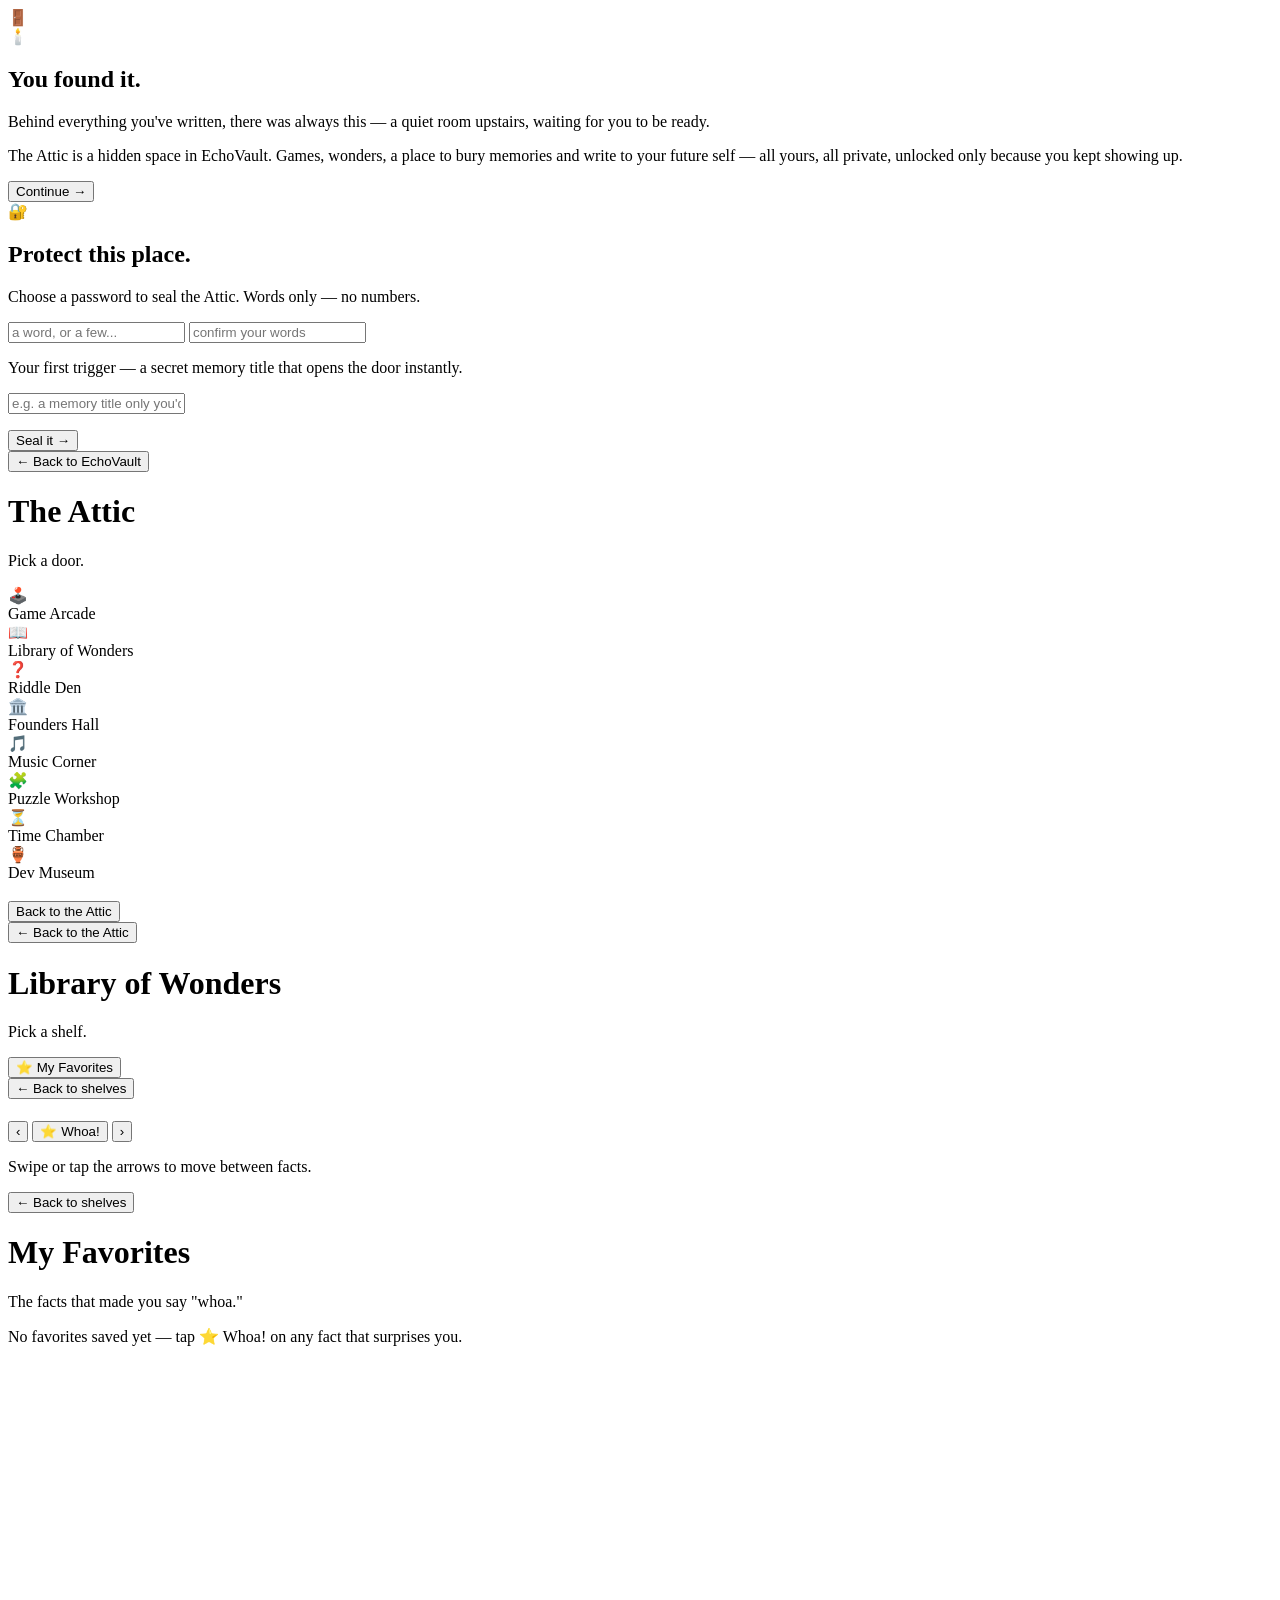
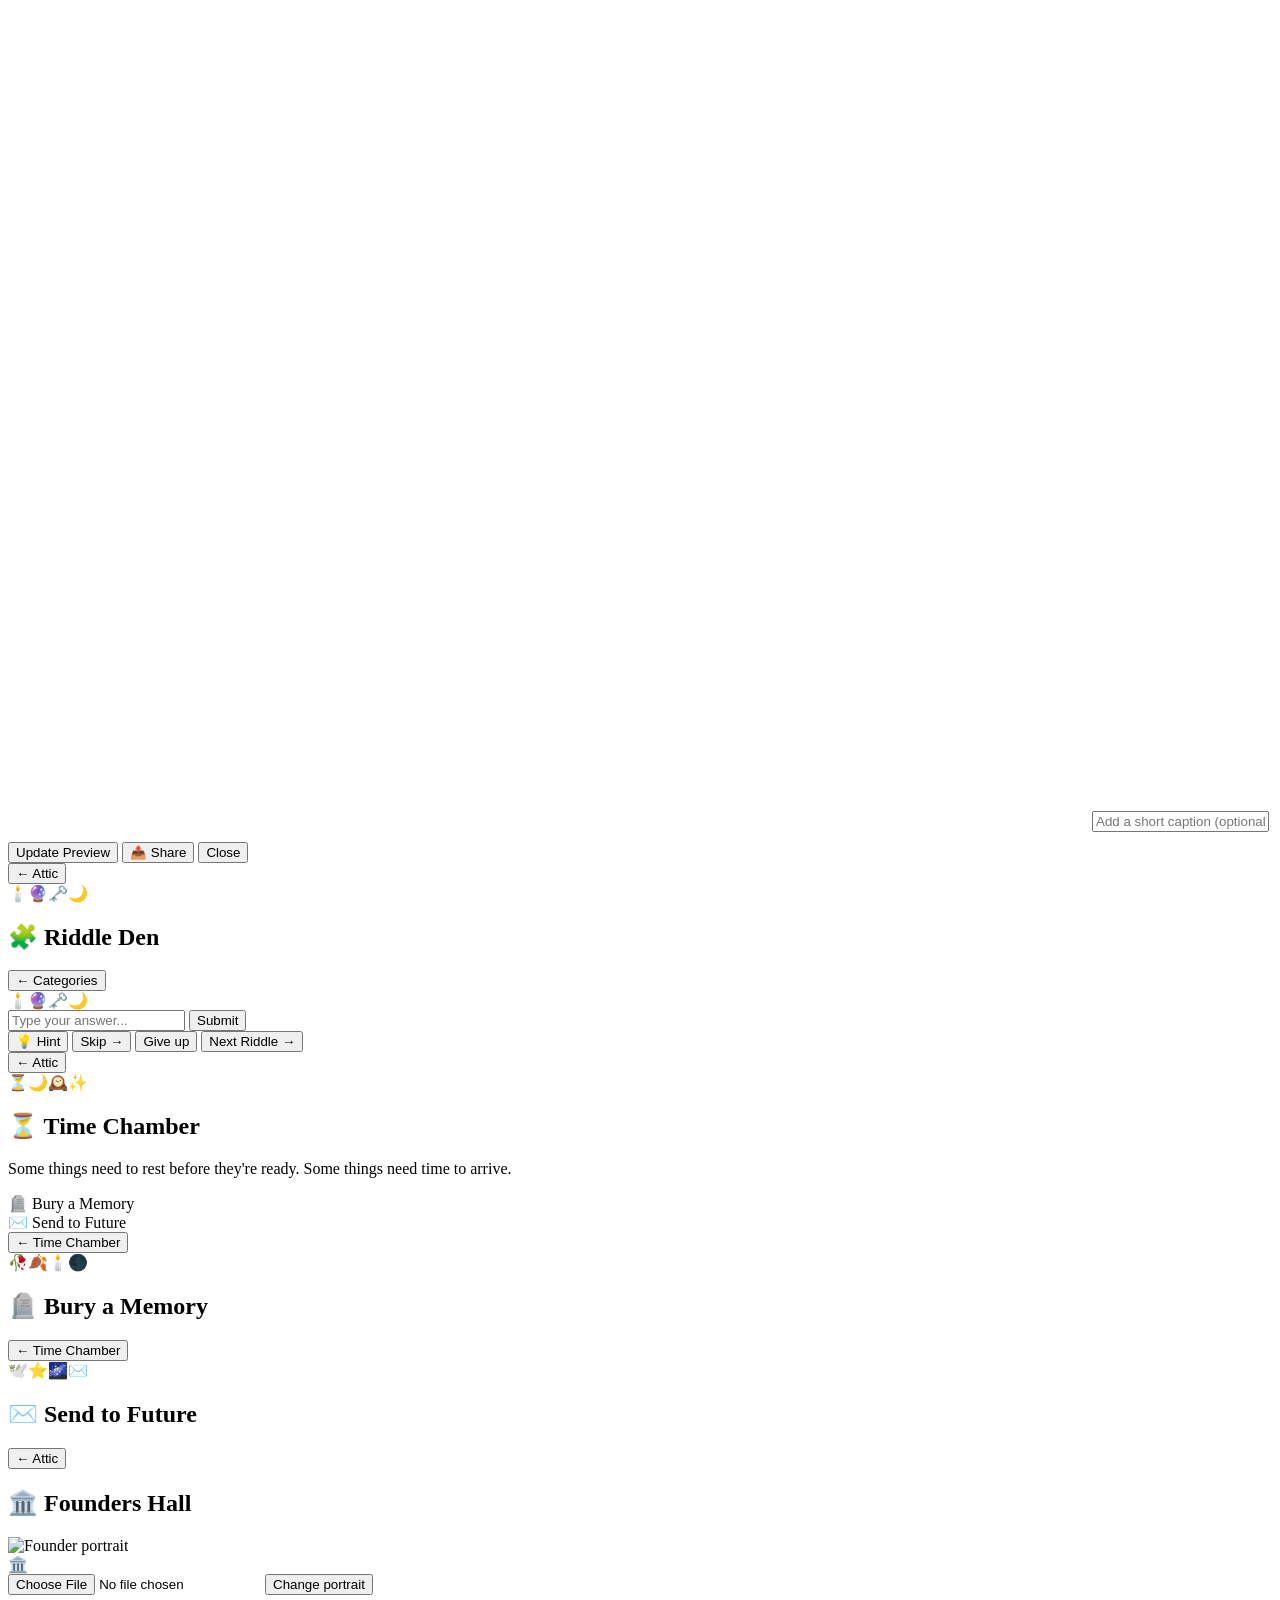
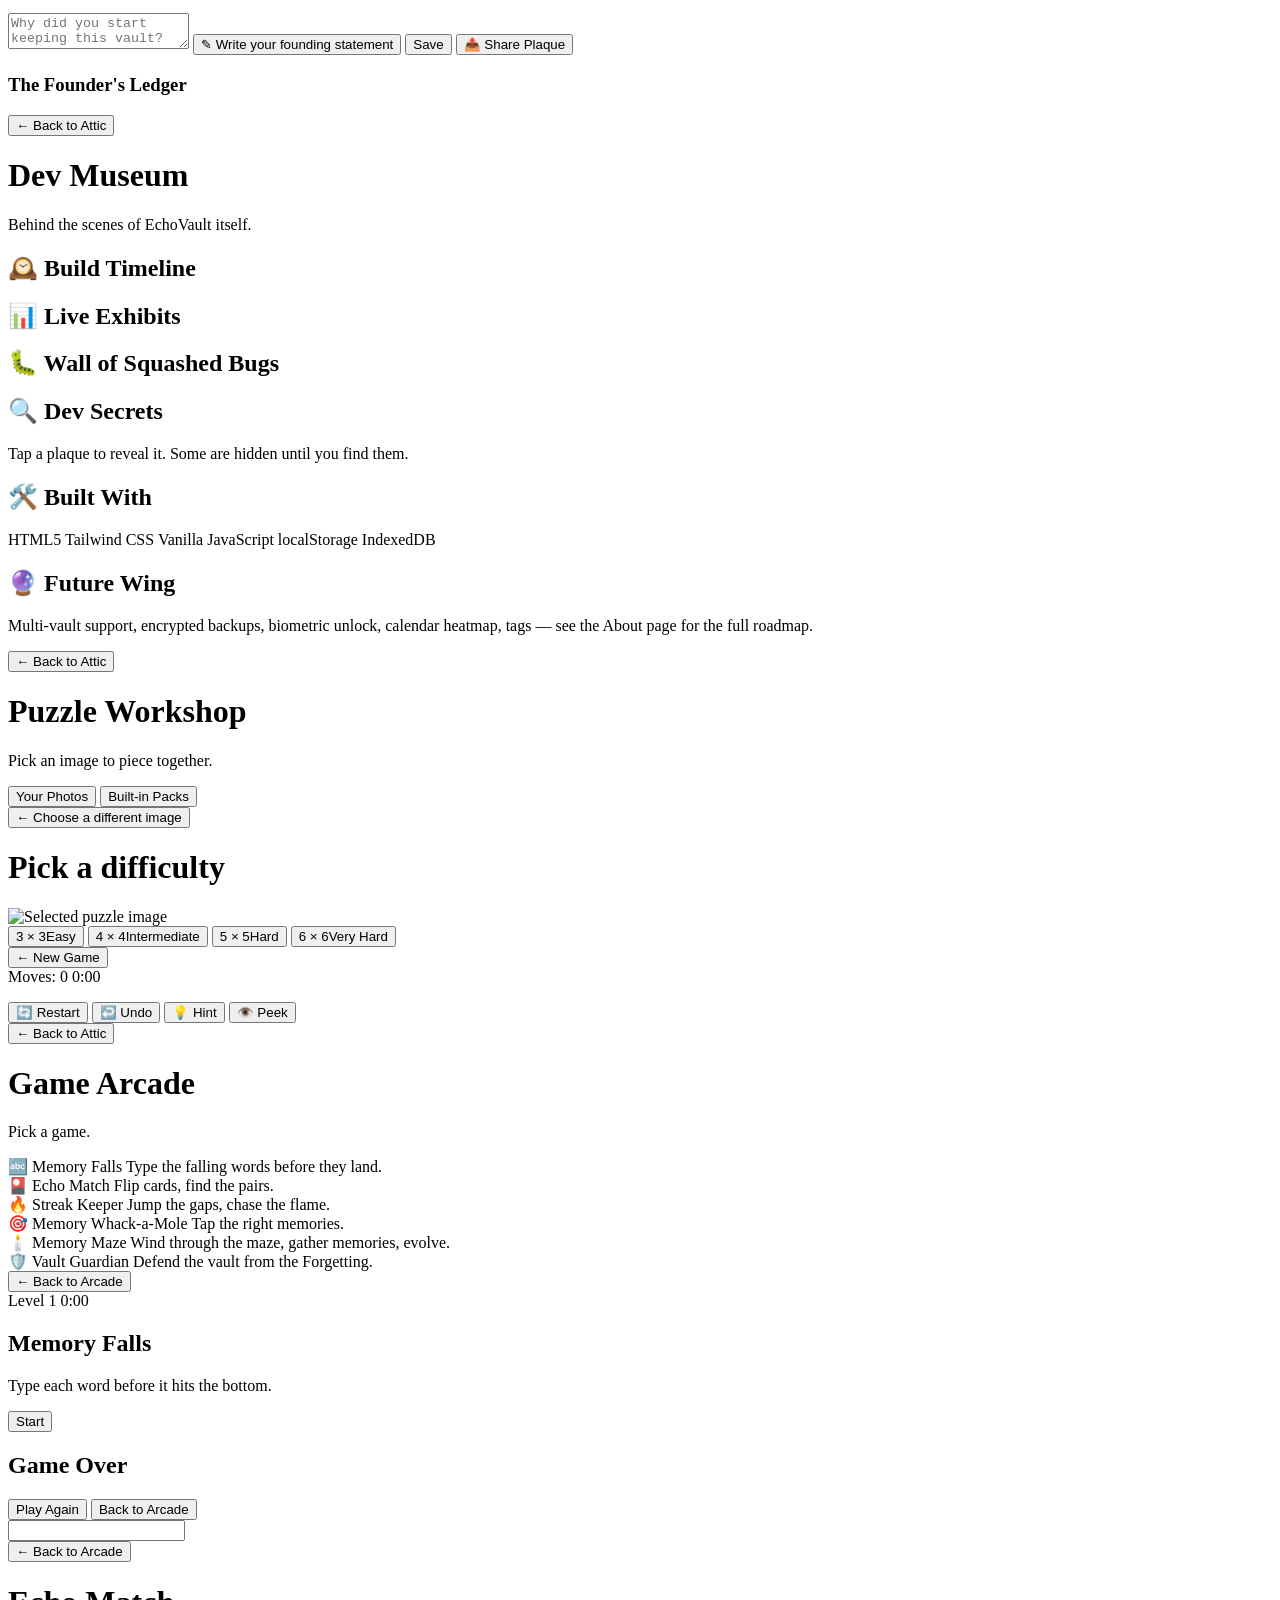
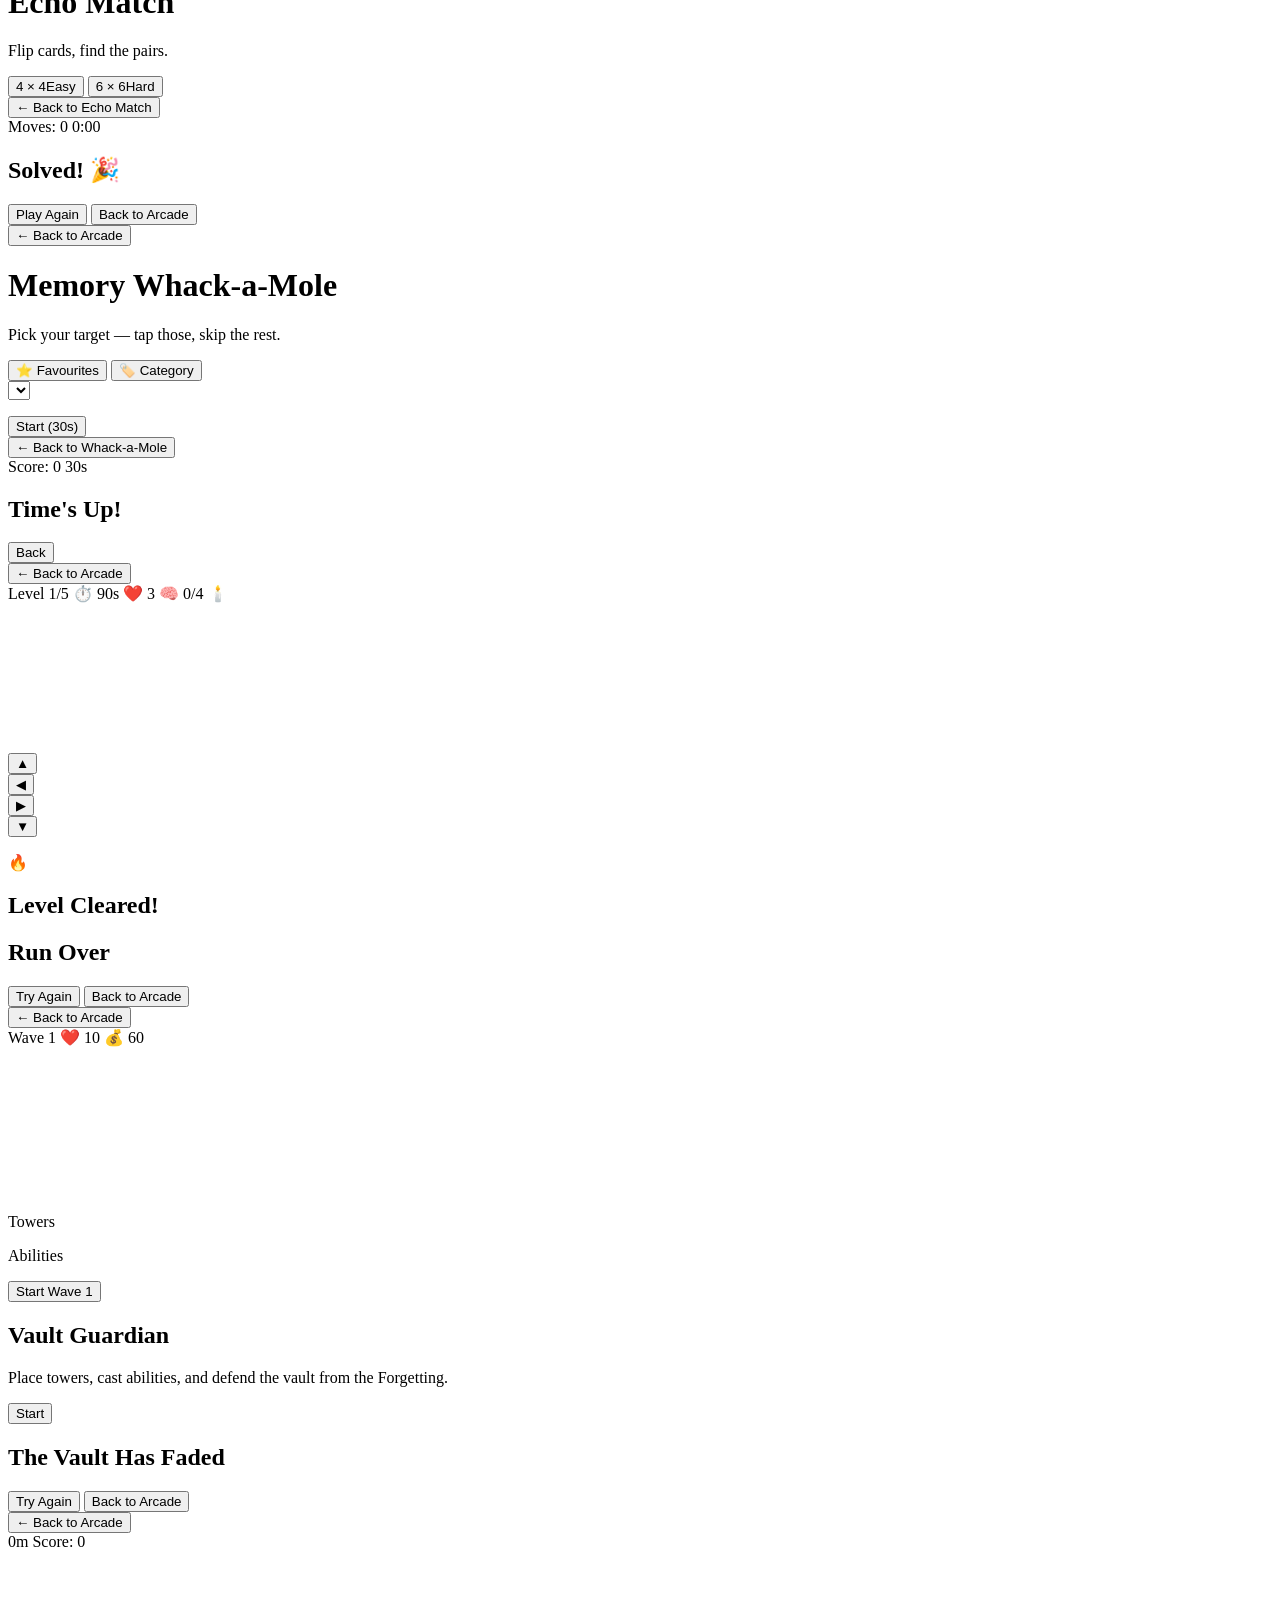
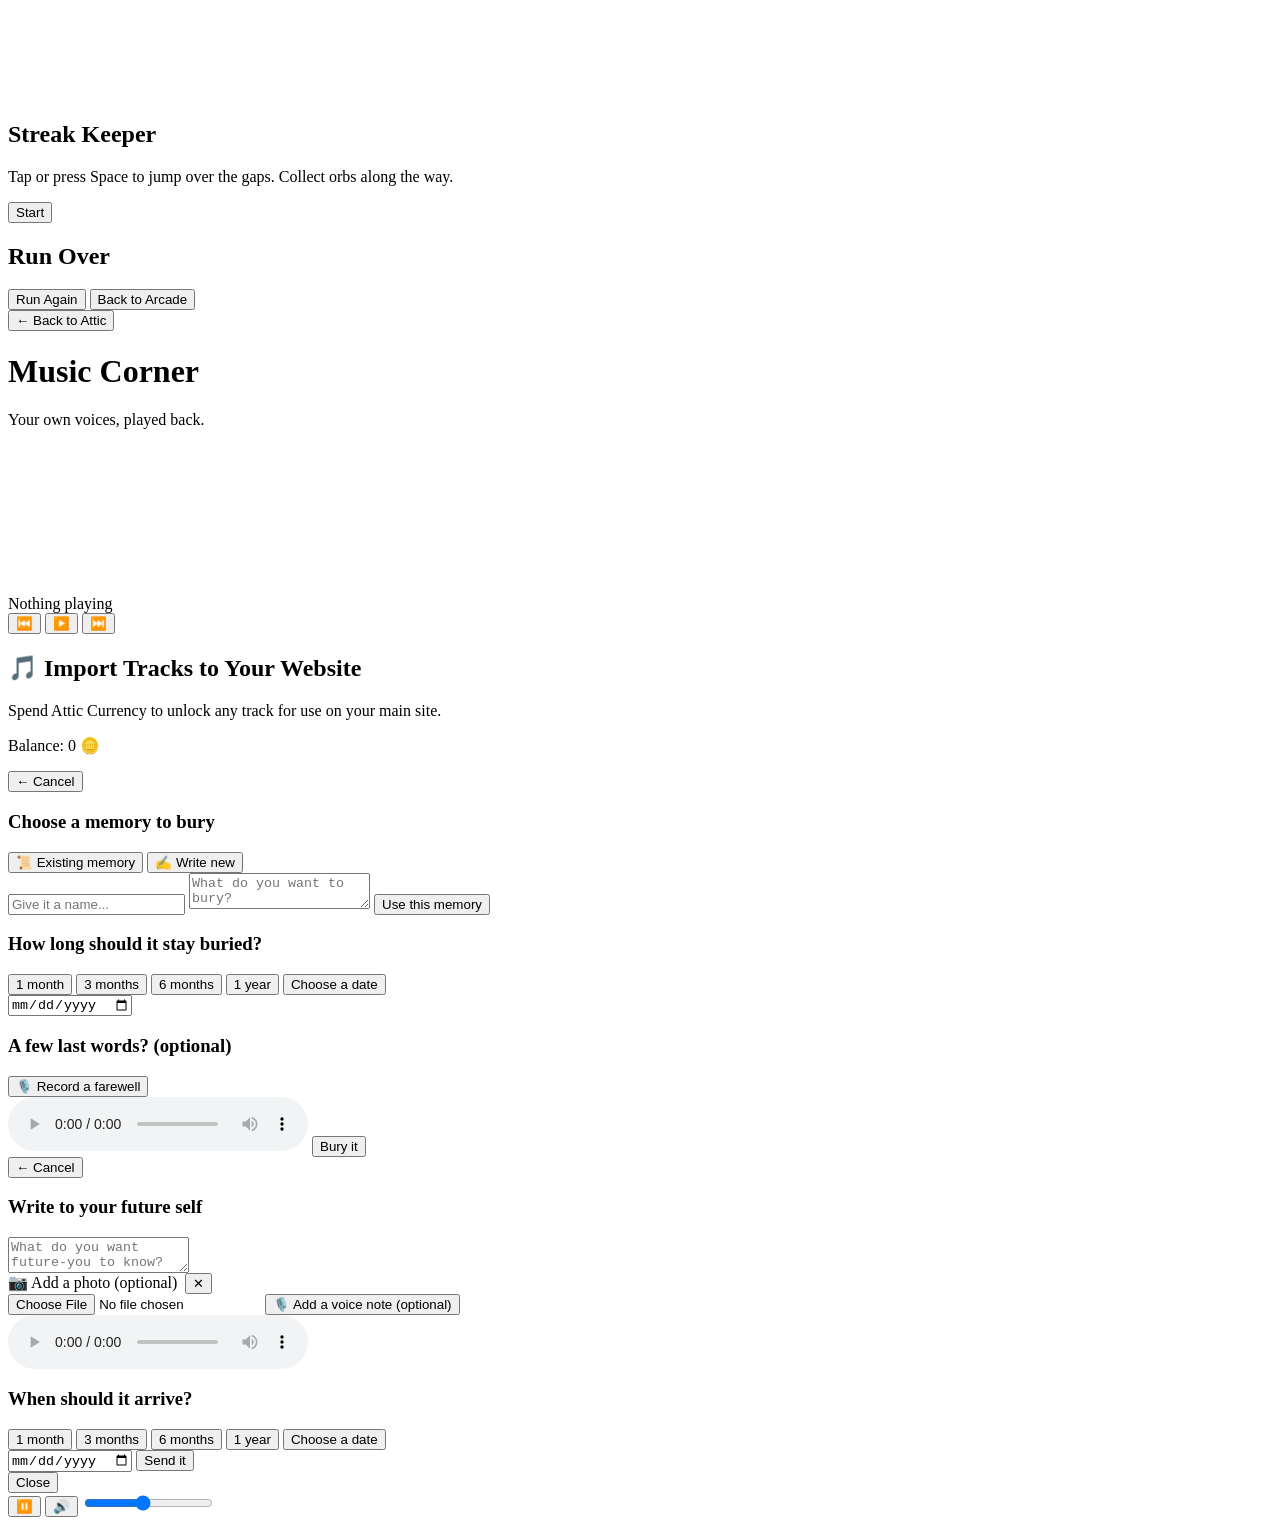
<file: attic (10).html>
<!--
  ATTIC.HTML — fragment only, no <html>/<head>/<body> tags.
  This gets fetched and injected into #atticRoot (in the main index.html) by Attic/attic.js.
  Do NOT open this file directly in a browser — it's not a full page.

  IMPORTANT: this fragment uses its own plain CSS classes (defined in attic.css),
  NOT Tailwind utility classes. Tailwind's CDN script only scans the page once on
  load and does not reliably pick up classes added later via fetch()-injection —
  so anything Tailwind-based in here would render unstyled. Style changes go in
  attic.css, section 2.

  SECTIONS IN THIS FILE (in order):
    1. FIRST-ENTRY REVEAL   — fullscreen dim/creak/light-flood sequence
    2. CONGRATS + SETUP MODAL — "You found it" + password/trigger setup
    (Future rooms/hub markup will be appended below as new sections, each
    clearly labeled the same way — paste new room HTML at the bottom.)
-->

<!-- ============================================================ -->
<!-- SECTION 1: FIRST-ENTRY REVEAL                                 -->
<!-- ============================================================ -->
<div id="atticRevealOverlay" class="attic-hidden attic-reveal-overlay">
  <div id="atticRevealLight" class="attic-reveal-light"></div>
  <div id="atticRevealDust" class="attic-reveal-dust"></div>
  <div id="atticRevealDoor" class="attic-reveal-door">🚪</div>
</div>

<!-- ============================================================ -->
<!-- SECTION 2: CONGRATS + FIRST-ENTRY SETUP MODAL                 -->
<!-- ============================================================ -->
<div id="atticCongratsModal" class="attic-hidden attic-modal-backdrop">
  <div class="attic-modal-card">

    <!-- Stage 1: Congrats -->
    <div id="atticCongratsStage">
      <div class="attic-emoji-lg">🕯️</div>
      <h2 class="attic-heading">You found it.</h2>
      <p class="attic-body-text">
        Behind everything you've written, there was always this — a quiet room upstairs, waiting for you to be ready.
      </p>
      <p class="attic-subtext">
        The Attic is a hidden space in EchoVault. Games, wonders, a place to bury memories and write to your future self — all yours, all private, unlocked only because you kept showing up.
      </p>
      <button id="atticCongratsContinueBtn" class="attic-btn-primary">
        Continue →
      </button>
    </div>

    <!-- Stage 2: Setup (password + first trigger) -->
    <div id="atticSetupStage" class="attic-hidden">
      <div class="attic-emoji-md">🔐</div>
      <h2 class="attic-heading attic-heading-sm">Protect this place.</h2>
      <p class="attic-subtext-center">
        Choose a password to seal the Attic. Words only — no numbers.
      </p>

      <input id="atticPasswordInput" type="text"
        placeholder="a word, or a few..."
        class="attic-input attic-input-center">

      <input id="atticPasswordConfirmInput" type="text"
        placeholder="confirm your words"
        class="attic-input attic-input-center">

      <div class="attic-trigger-block">
        <p class="attic-label">Your first trigger — a secret memory title that opens the door instantly.</p>
        <input id="atticFirstTriggerInput" type="text"
          placeholder="e.g. a memory title only you'd know"
          class="attic-input">
      </div>

      <p id="atticSetupError" class="attic-hidden attic-error"></p>

      <button id="atticSetupSaveBtn" class="attic-btn-primary">
        Seal it →
      </button>
    </div>

  </div>
</div>

<!-- ============================================================ -->
<!-- SECTION 3: HUB (8 room-doors + placeholder modal)             -->
<!-- ============================================================ -->
<div id="atticHubScreen" class="attic-hidden attic-hub-screen">
  <button id="atticBackToEchoVaultBtn" class="attic-back-btn">← Back to EchoVault</button>
  <div class="attic-hub-header">
    <h1 class="attic-hub-title">The Attic</h1>
    <p class="attic-hub-subtitle">Pick a door.</p>
  </div>

  <div id="atticHubDiscRow" class="attic-hub-disc-row"></div>

  <div class="attic-hub-grid">
    <div class="attic-room-door" data-room="arcade" style="--room-color:#22d3ee;">
      <div class="attic-room-icon">🕹️</div>
      <div class="attic-room-label">Game Arcade</div>
    </div>
    <div class="attic-room-door" data-room="wonders" style="--room-color:#34d399;">
      <div class="attic-room-icon">📖</div>
      <div class="attic-room-label">Library of Wonders</div>
    </div>
    <div class="attic-room-door" data-room="riddles" style="--room-color:#a78bfa;">
      <div class="attic-room-icon">❓</div>
      <div class="attic-room-label">Riddle Den</div>
    </div>
    <div class="attic-room-door" data-room="founders" style="--room-color:#f472b6;">
      <div class="attic-room-icon">🏛️</div>
      <div class="attic-room-label">Founders Hall</div>
    </div>
    <div class="attic-room-door" data-room="music" style="--room-color:#fb923c;">
      <div class="attic-room-icon">🎵</div>
      <div class="attic-room-label">Music Corner</div>
    </div>
    <div class="attic-room-door" data-room="puzzle" style="--room-color:#60a5fa;">
      <div class="attic-room-icon">🧩</div>
      <div class="attic-room-label">Puzzle Workshop</div>
    </div>
    <div class="attic-room-door" data-room="timechamber" style="--room-color:#818cf8;">
      <div class="attic-room-icon">⏳</div>
      <div class="attic-room-label">Time Chamber</div>
    </div>
    <div class="attic-room-door" data-room="museum" style="--room-color:#fbbf24;">
      <div class="attic-room-icon">🏺</div>
      <div class="attic-room-label">Dev Museum</div>
    </div>
  </div>
</div>

<!-- Placeholder modal for rooms not built yet -->
<div id="atticRoomPlaceholderModal" class="attic-hidden attic-modal-backdrop">
  <div class="attic-modal-card">
    <div id="atticPlaceholderIcon" class="attic-emoji-lg"></div>
    <h2 id="atticPlaceholderTitle" class="attic-heading"></h2>
    <p id="atticPlaceholderText" class="attic-body-text"></p>
    <button id="atticPlaceholderCloseBtn" class="attic-btn-primary">Back to the Attic</button>
  </div>
</div>

<!-- ============================================================ -->
<!-- FUTURE SECTIONS GO BELOW THIS LINE (individual room UIs, etc.) -->
<!-- ============================================================ -->


<!-- ============================================================ -->
<!-- SECTION 4: LIBRARY OF WONDERS                                  -->
<!-- ============================================================ -->

<!-- 4a. Category select -->
<div id="atticLibraryScreen" class="attic-hidden attic-hub-screen">
  <button class="attic-back-btn" onclick="closeLibraryToHub()">← Back to the Attic</button>
  <div class="attic-hub-header">
    <h1 class="attic-hub-title">Library of Wonders</h1>
    <p class="attic-hub-subtitle">Pick a shelf.</p>
  </div>
  <button id="atticLibraryFavoritesBtn" class="attic-library-favorites-btn" onclick="openLibraryFavorites()">⭐ My Favorites</button>
  <div id="atticLibraryCategoryGrid" class="attic-hub-grid"></div>
</div>

<!-- 4b. Fact card swipe view -->
<div id="atticLibraryCardScreen" class="attic-hidden attic-hub-screen">
  <button class="attic-back-btn" onclick="closeLibraryCardScreen()">← Back to shelves</button>
  <div class="attic-hub-header">
    <h1 id="atticLibraryCardCategoryTitle" class="attic-hub-title attic-heading-sm"></h1>
    <p id="atticLibraryCardProgress" class="attic-hub-subtitle"></p>
  </div>

  <div class="attic-library-card-stage">
    <div id="atticLibraryCard" class="attic-library-card">
      <p id="atticLibraryFactText" class="attic-library-fact-text"></p>
      <p id="atticLibraryFactSource" class="attic-library-fact-source"></p>
    </div>
  </div>

  <div class="attic-library-controls">
    <button id="atticLibraryPrevBtn" class="attic-library-nav-btn" onclick="libraryShowPrev()">‹</button>
    <button id="atticLibraryWhoaBtn" class="attic-library-whoa-btn" onclick="libraryToggleFavorite()">⭐ Whoa!</button>
    <button id="atticLibraryNextBtn" class="attic-library-nav-btn" onclick="libraryShowNext()">›</button>
  </div>
  <p class="attic-subtext-center">Swipe or tap the arrows to move between facts.</p>
</div>

<!-- 4c. Favorites screen -->
<div id="atticLibraryFavoritesScreen" class="attic-hidden attic-hub-screen">
  <button class="attic-back-btn" onclick="closeLibraryFavorites()">← Back to shelves</button>
  <div class="attic-hub-header">
    <h1 class="attic-hub-title attic-heading-sm">My Favorites</h1>
    <p class="attic-hub-subtitle">The facts that made you say "whoa."</p>
  </div>
  <div id="atticLibraryFavoritesEmpty" class="attic-hidden attic-subtext-center">No favorites saved yet — tap ⭐ Whoa! on any fact that surprises you.</div>
  <div id="atticLibraryFavoritesList" class="attic-library-favorites-list"></div>
</div>

<!-- Favorite share preview modal -->
<div id="atticLibraryShareModal" class="attic-hidden attic-modal-backdrop">
  <div class="attic-modal-card">
    <canvas id="atticLibraryShareCanvas" width="1080" height="1080" class="attic-library-share-canvas"></canvas>
    <input id="atticLibraryShareCaption" class="attic-input attic-input-center" maxlength="80" placeholder="Add a short caption (optional)">
    <button class="attic-btn-primary" onclick="libraryUpdateShareCaption()">Update Preview</button>
    <button class="attic-btn-primary" onclick="libraryShareFavorite()">📤 Share</button>
    <button class="attic-back-btn" style="margin-top:10px;" onclick="closeLibraryShareModal()">Close</button>
  </div>
</div>


<!-- Riddle Den: Category Select -->
<div id="riddleDenCategoryScreen" class="attic-hidden attic-hub-screen">
  <button class="attic-back-btn" onclick="showAtticHub()">← Attic</button>
  <div class="riddle-mystery-decor"><span>🕯️</span><span>🔮</span><span>🗝️</span><span>🌙</span></div>
  <h2 class="attic-room-title">🧩 Riddle Den</h2>
  
  <div id="riddleCategoryList" class="riddle-category-grid"></div>
</div>



<!-- Riddle Den: Riddle Card -->
<div id="riddleCardScreen" class="attic-hidden attic-hub-screen">
  <button class="attic-back-btn" onclick="showRiddleDen()">← Categories</button>
  <div class="riddle-mystery-decor"><span>🕯️</span><span>🔮</span><span>🗝️</span><span>🌙</span></div>
  <div class="riddle-progress-label" id="riddleProgressLabel"></div>
  
  <div class="riddle-card" id="riddleCard">
    <div class="riddle-story" id="riddleStory"></div>
    <div class="riddle-prompt" id="riddlePrompt"></div>

    <div id="riddleHints" class="riddle-hints"></div>

    <div class="riddle-input-row">
      <input type="text" id="riddleAnswerInput" placeholder="Type your answer..." autocomplete="off">
      <button id="riddleSubmitBtn" onclick="handleSubmitRiddleAnswer()">Submit</button>
    </div>

    <div id="riddleFeedback" class="riddle-feedback"></div>

    <div class="riddle-action-row">
      <button id="riddleHintBtn" class="riddle-hint-btn hidden" onclick="handleShowHint()">💡 Hint</button>
      <button id="riddleSkipBtn" class="riddle-skip-btn" onclick="handleSkipRiddle()">Skip →</button>
      <button id="riddleGiveUpBtn" class="riddle-giveup-btn hidden" onclick="handleGiveUpRiddle()">Give up</button>
      <button id="riddleNextBtn" class="riddle-next-btn hidden" onclick="loadNextRiddle()">Next Riddle →</button>
    </div>
    
  </div>
</div>


<!-- Time Chamber Hub -->
<div id="timeChamberScreen" class="attic-hidden attic-hub-screen">
  <button class="attic-back-btn" onclick="showAtticHub()">← Attic</button>
  <div class="chamber-mystery-decor"><span>⏳</span><span>🌙</span><span>🕰️</span><span>✨</span></div>
  <h2 class="attic-room-title">⏳ Time Chamber</h2>
  <p class="time-chamber-intro">Some things need to rest before they're ready. Some things need time to arrive.</p>
  <div class="time-chamber-doors">
    <div class="time-chamber-door" onclick="openBuryScreen()">
      <span class="door-icon">🪦</span>
      <span class="door-label">Bury a Memory</span>
    </div>
    <div class="time-chamber-door" onclick="openSendScreen()">
      <span class="door-icon">✉️</span>
      <span class="door-label">Send to Future</span>
    </div>
  </div>
</div>

<!-- Bury a Memory -->
<div id="buryScreen" class="attic-hidden attic-hub-screen">
  <button class="attic-back-btn" onclick="showTimeChamber()">← Time Chamber</button>
  <div class="chamber-mystery-decor"><span>🥀</span><span>🍂</span><span>🕯️</span><span>🌑</span></div>
  <h2 class="attic-room-title">🪦 Bury a Memory</h2>
  <div id="burySlotGrid" class="time-slot-grid"></div>
</div>

<!-- Send to Future -->
<div id="sendScreen" class="attic-hidden attic-hub-screen">
  <button class="attic-back-btn" onclick="showTimeChamber()">← Time Chamber</button>
  <div class="chamber-mystery-decor"><span>🕊️</span><span>⭐</span><span>🌌</span><span>✉️</span></div>
  <h2 class="attic-room-title">✉️ Send to Future</h2>
  <div id="sendSlotGrid" class="time-slot-grid"></div>
</div>

<!-- Founders Hall -->
<div id="foundersHallScreen" class="attic-hidden attic-hub-screen">
  <button class="attic-back-btn" onclick="showAtticHub()">← Attic</button>
  <h2 class="attic-room-title">🏛️ Founders Hall</h2>

  <div id="founderPlaqueCard" class="founder-plaque">
    <div class="founder-portrait-wrap">
      <img id="founderPortraitImg" class="founder-portrait attic-hidden" alt="Founder portrait">
      <div id="founderPortraitPlaceholder" class="founder-portrait-placeholder">🏛️</div>
      <input type="file" id="founderPortraitInput" accept="image/*" class="attic-hidden" onchange="handleFounderPortraitChange(event)">
      <button class="founder-portrait-btn" onclick="document.getElementById('founderPortraitInput').click()">Change portrait</button>
    </div>

    <h3 id="founderNameDisplay" class="founder-name"></h3>
    <p id="founderEstDate" class="founder-est"></p>

    <p id="founderStatementDisplay" class="founder-statement attic-hidden"></p>
    <textarea id="founderStatementInput" class="founder-statement-input attic-hidden" maxlength="280" placeholder="Why did you start keeping this vault?"></textarea>
    <button id="founderStatementEditBtn" class="founder-edit-btn" onclick="startFounderStatementEdit()">✎ Write your founding statement</button>
    <button id="founderStatementSaveBtn" class="founder-edit-btn attic-hidden" onclick="saveFounderStatement()">Save</button>

    <button id="founderShareBtn" class="founder-share-btn" onclick="generateFounderShareCard()">📤 Share Plaque</button>
  </div>

  <h3 class="founder-ledger-title">The Founder's Ledger</h3>
  <div id="founderLedgerList" class="founder-ledger-list"></div>
</div>

<!-- ============================================================ -->
<!-- DEV MUSEUM — paste anywhere inside attic.html                 -->
<!-- ============================================================ -->

<div id="atticDevMuseumScreen" class="attic-hidden museum-screen">
  <button class="attic-back-btn" onclick="showAtticHub()">← Back to Attic</button>
  <h1 class="attic-hub-title">Dev Museum</h1>
  <p class="attic-hub-subtitle">Behind the scenes of EchoVault itself.</p>

  <!-- Changelog Timeline -->
  <section class="museum-section">
    <h2 class="museum-section-title">🕰️ Build Timeline</h2>
    <div id="museumTimeline" class="museum-timeline"></div>
  </section>

  <!-- Live Stats -->
  <section class="museum-section">
    <h2 class="museum-section-title">📊 Live Exhibits</h2>
    <div id="museumStats" class="museum-stats-grid"></div>
  </section>

  <!-- Bug Wall -->
  <section class="museum-section">
    <h2 class="museum-section-title">🐛 Wall of Squashed Bugs</h2>
    <div id="museumBugWall" class="museum-bug-wall"></div>
  </section>

  <!-- Dev Secrets -->
  <section class="museum-section">
    <h2 class="museum-section-title">🔍 Dev Secrets</h2>
    <p class="museum-section-sub">Tap a plaque to reveal it. Some are hidden until you find them.</p>
    <div id="museumSecrets" class="museum-secrets-grid"></div>
  </section>

  <!-- Tech Stack Plaque -->
  <section class="museum-section">
    <h2 class="museum-section-title">🛠️ Built With</h2>
    <div class="museum-tech-plaque">
      <span class="museum-tech-chip">HTML5</span>
      <span class="museum-tech-chip">Tailwind CSS</span>
      <span class="museum-tech-chip">Vanilla JavaScript</span>
      <span class="museum-tech-chip">localStorage</span>
      <span class="museum-tech-chip">IndexedDB</span>
    </div>
  </section>

  <!-- Future Wing -->
  <section class="museum-section">
    <h2 class="museum-section-title">🔮 Future Wing</h2>
    <p class="museum-future-note">Multi-vault support, encrypted backups, biometric unlock, calendar heatmap, tags — see the About page for the full roadmap.</p>
  </section>
</div>

<!-- ============================================================ -->
<!-- PUZZLE WORKSHOP — paste anywhere inside attic.html            -->
<!-- (alongside your other room screens, e.g. after Founders Hall) -->
<!-- ============================================================ -->

<!-- Screen 1: source toggle + image picker -->
<div id="atticPuzzleHubScreen" class="attic-hidden puzzle-screen">
  <button class="attic-back-btn" onclick="showAtticHub()">← Back to Attic</button>
  <h1 class="attic-hub-title">Puzzle Workshop</h1>
  <p class="attic-hub-subtitle">Pick an image to piece together.</p>

  <div class="puzzle-source-toggle">
    <button id="puzzleSourcePhotosBtn" class="puzzle-toggle-btn active" onclick="setPuzzleSource('photos')">Your Photos</button>
    <button id="puzzleSourcePacksBtn" class="puzzle-toggle-btn" onclick="setPuzzleSource('packs')">Built-in Packs</button>
  </div>

  <div id="puzzlePackPills" class="puzzle-pack-pills attic-hidden"></div>

  <div id="puzzleImageGrid" class="puzzle-image-grid"></div>
</div>

<!-- Screen 2: grid size picker -->
<div id="atticPuzzleSizeScreen" class="attic-hidden puzzle-screen">
  <button class="attic-back-btn" onclick="backToPuzzleHub()">← Choose a different image</button>
  <h1 class="attic-hub-title">Pick a difficulty</h1>

  <img id="puzzleSizePreviewImg" class="puzzle-size-preview" alt="Selected puzzle image">

  <div class="puzzle-size-grid">
    <button class="puzzle-size-btn" onclick="startPuzzleGame(3)">
      <span class="puzzle-size-label">3 × 3</span><span class="puzzle-size-sub">Easy</span>
    </button>
    <button class="puzzle-size-btn" onclick="startPuzzleGame(4)">
      <span class="puzzle-size-label">4 × 4</span><span class="puzzle-size-sub">Intermediate</span>
    </button>
    <button class="puzzle-size-btn" onclick="startPuzzleGame(5)">
      <span class="puzzle-size-label">5 × 5</span><span class="puzzle-size-sub">Hard</span>
    </button>
    <button class="puzzle-size-btn" onclick="startPuzzleGame(6)">
      <span class="puzzle-size-label">6 × 6</span><span class="puzzle-size-sub">Very Hard</span>
    </button>
  </div>
</div>

<!-- Screen 3: the puzzle itself -->
<div id="atticPuzzleGameScreen" class="attic-hidden puzzle-screen">
  <button class="attic-back-btn" onclick="handlePuzzleNewGame()">← New Game</button>

  <div class="puzzle-game-stats">
    <span id="puzzleMoveCount">Moves: 0</span>
    <span id="puzzleTimer">0:00</span>
  </div>

  <div id="puzzleBoardWrap" class="puzzle-board-wrap">
    <div id="puzzleBoard" class="puzzle-board"></div>
    <div id="puzzlePeekOverlay" class="puzzle-peek-overlay attic-hidden"></div>
  </div>

  <p id="puzzleResultBanner" class="puzzle-result-banner attic-hidden"></p>

  <div class="puzzle-controls">
    <button class="puzzle-ctrl-btn" onclick="handlePuzzleRestart()">🔄 Restart</button>
    <button id="puzzleUndoBtn" class="puzzle-ctrl-btn" onclick="handlePuzzleUndo()">↩️ Undo</button>
    <button id="puzzleHintBtn" class="puzzle-ctrl-btn" onclick="handlePuzzleHint()">💡 Hint</button>
    <button
      id="puzzlePeekBtn"
      class="puzzle-ctrl-btn"
      onmousedown="showPuzzlePeek()" onmouseup="hidePuzzlePeek()" onmouseleave="hidePuzzlePeek()"
      ontouchstart="showPuzzlePeek(event)" ontouchend="hidePuzzlePeek(event)"
    >👁️ Peek</button>
  </div>
</div>


<!-- ============================================================ -->
<!-- GAME ARCADE — paste anywhere inside attic.html                -->
<!-- ============================================================ -->

<!-- Arcade hub: pick a game -->
<div id="atticArcadeHubScreen" class="attic-hidden arcade-screen">
  <button class="attic-back-btn" onclick="showAtticHub()">← Back to Attic</button>
  <h1 class="attic-hub-title">Game Arcade</h1>
  <p class="attic-hub-subtitle">Pick a game.</p>

  <div class="arcade-game-grid">
    <div class="arcade-game-card" onclick="startMemoryFalls()">
      <span class="arcade-game-icon">🔤</span>
      <span class="arcade-game-name">Memory Falls</span>
      <span class="arcade-game-desc">Type the falling words before they land.</span>
    </div>
    <div class="arcade-game-card" onclick="showArcadeHub(); document.getElementById('atticArcadeHubScreen').classList.add('attic-hidden'); document.getElementById('atticEchoMatchHubScreen').classList.remove('attic-hidden');">
  <span class="arcade-game-icon">🎴</span>
  <span class="arcade-game-name">Echo Match</span>
  <span class="arcade-game-desc">Flip cards, find the pairs.</span>
</div>

<div class="arcade-game-card" onclick="showArcadeStreakKeeper()">
  <span class="arcade-game-icon">🔥</span>
  <span class="arcade-game-name">Streak Keeper</span>
  <span class="arcade-game-desc">Jump the gaps, chase the flame.</span>
</div>

<div class="arcade-game-card" onclick="showArcadeHub(); document.getElementById('atticArcadeHubScreen').classList.add('attic-hidden'); document.getElementById('atticWhackHubScreen').classList.remove('attic-hidden'); showWhackHub();">
  <span class="arcade-game-icon">🎯</span>
  <span class="arcade-game-name">Memory Whack-a-Mole</span>
  <span class="arcade-game-desc">Tap the right memories.</span>
</div>

<div class="arcade-game-card" onclick="startMemoryMaze()">
  <span class="arcade-game-icon">🕯️</span>
  <span class="arcade-game-name">Memory Maze</span>
  <span class="arcade-game-desc">Wind through the maze, gather memories, evolve.</span>
</div>

<div class="arcade-game-card" onclick="startVaultGuardian()">
  <span class="arcade-game-icon">🛡️</span>
  <span class="arcade-game-name">Vault Guardian</span>
  <span class="arcade-game-desc">Defend the vault from the Forgetting.</span>
</div>


  </div>
</div>

<!-- Memory Falls -->
<div id="atticMemoryFallsScreen" class="attic-hidden arcade-screen">
  <button class="attic-back-btn" onclick="exitMemoryFalls()">← Back to Arcade</button>

  <div class="mf-hud">
    <span id="mfLives" class="mf-hud-item"></span>
    <span id="mfLevel" class="mf-hud-item">Level 1</span>
    <span id="mfTimer" class="mf-hud-item">0:00</span>
  </div>
  <div class="mf-speed-meter-track">
    <div id="mfSpeedMeterFill" class="mf-speed-meter-fill"></div>
  </div>

  <div id="mfGameArea" class="mf-game-area">
    <div id="mfStartOverlay" class="mf-overlay">
      <h2>Memory Falls</h2>
      <p>Type each word before it hits the bottom.</p>
      <button class="mf-primary-btn" onclick="beginMemoryFallsRun()">Start</button>
    </div>
    <div id="mfGameOverOverlay" class="mf-overlay attic-hidden">
      <h2>Game Over</h2>
      <p id="mfFinalStats"></p>
      <button class="mf-primary-btn" onclick="beginMemoryFallsRun()">Play Again</button>
      <button class="mf-secondary-btn" onclick="exitMemoryFalls()">Back to Arcade</button>
    </div>
    <div id="mfLevelUpBanner" class="mf-level-up-banner attic-hidden"></div>
  </div>
<input id="mfHiddenInput" class="mf-hidden-input" type="text" autocomplete="off" autocorrect="off" autocapitalize="off" spellcheck="false" inputmode="text">

</div>

<!-- ============================================================ -->
<!-- ECHO MATCH — paste anywhere inside attic.html                 -->
<!-- ============================================================ -->

<div id="atticEchoMatchHubScreen" class="attic-hidden arcade-screen">
  <button class="attic-back-btn" onclick="showArcadeHub()">← Back to Arcade</button>
  <h1 class="attic-hub-title">Echo Match</h1>
  <p class="attic-hub-subtitle">Flip cards, find the pairs.</p>

  <div class="em-size-grid">
    <button class="em-size-btn" onclick="startEchoMatch(4)">
      <span class="em-size-label">4 × 4</span><span class="em-size-sub">Easy</span>
    </button>
    <button class="em-size-btn" onclick="startEchoMatch(6)">
      <span class="em-size-label">6 × 6</span><span class="em-size-sub">Hard</span>
    </button>
  </div>
</div>

<div id="atticEchoMatchGameScreen" class="attic-hidden arcade-screen">
  <button class="attic-back-btn" onclick="exitEchoMatch()">← Back to Echo Match</button>

  <div class="em-hud">
    <span id="emMoves" class="mf-hud-item">Moves: 0</span>
    <span id="emTimer" class="mf-hud-item">0:00</span>
    <span id="emBest" class="mf-hud-item"></span>
  </div>

  <div id="emGrid" class="em-grid"></div>

  <div id="emWinOverlay" class="mf-overlay attic-hidden">
    <h2>Solved! 🎉</h2>
    <p id="emFinalStats"></p>
    <button class="mf-primary-btn" onclick="startEchoMatch(emState.gridSize)">Play Again</button>
    <button class="mf-secondary-btn" onclick="exitEchoMatch()">Back to Arcade</button>
  </div>
</div>

<!-- ============================================================ -->
<!-- MEMORY WHACK-A-MOLE — paste anywhere inside attic.html        -->
<!-- ============================================================ -->

<div id="atticWhackHubScreen" class="attic-hidden arcade-screen">
  <button class="attic-back-btn" onclick="showArcadeHub()">← Back to Arcade</button>
  <h1 class="attic-hub-title">Memory Whack-a-Mole</h1>
  <p class="attic-hub-subtitle">Pick your target — tap those, skip the rest.</p>

  <div class="wm-target-toggle">
    <button id="wmTargetFavBtn" class="puzzle-toggle-btn active" onclick="setWhackTargetMode('favourite')">⭐ Favourites</button>
    <button id="wmTargetCatBtn" class="puzzle-toggle-btn" onclick="setWhackTargetMode('category')">🏷️ Category</button>
  </div>

  <select id="wmCategorySelect" class="wm-category-select attic-hidden"></select>

  <p id="wmNotEnoughNote" class="puzzle-empty-note attic-hidden"></p>
  <button id="wmStartBtn" class="mf-primary-btn wm-start-btn" onclick="startWhackAMole()">Start (30s)</button>
</div>

<div id="atticWhackGameScreen" class="attic-hidden arcade-screen">
  <button class="attic-back-btn" onclick="exitWhackAMole()">← Back to Whack-a-Mole</button>

  <div class="mf-hud">
    <span id="wmScore" class="mf-hud-item">Score: 0</span>
    <span id="wmTimeLeft" class="mf-hud-item">30s</span>
    <span id="wmBest" class="mf-hud-item"></span>
  </div>

  <div id="wmGrid" class="wm-grid"></div>

  <div id="wmResultOverlay" class="mf-overlay attic-hidden">
    <h2>Time's Up!</h2>
    <p id="wmFinalStats"></p>
    <button class="mf-primary-btn" onclick="exitWhackAMole()">Back</button>
  </div>
</div>

<!-- Memory Maze -->
<div id="atticMemoryMazeScreen" class="attic-hidden mm-screen">
  <button class="attic-back-btn" onclick="exitMemoryMaze()">← Back to Arcade</button>

  <div class="mm-hud">
    <span class="mm-hud-item">Level <span id="mmLevelNum">1</span>/5</span>
    <span class="mm-hud-item">⏱️ <span id="mmTimer">90</span>s</span>
    <span class="mm-hud-item">❤️ <span id="mmLives">3</span></span>
    <span class="mm-hud-item">🧠 <span id="mmCollected">0</span>/<span id="mmNeeded">4</span></span>
    <span class="mm-hud-item mm-hud-sprite" id="mmSpriteDisplay">🕯️</span>
  </div>

  <canvas id="mmCanvas" class="mm-canvas"></canvas>

  <div class="mm-dpad">
    <div></div>
    <button class="mm-dpad-btn" onclick="mmMove('up')">▲</button>
    <div></div>
    <button class="mm-dpad-btn" onclick="mmMove('left')">◀</button>
    <div></div>
    <button class="mm-dpad-btn" onclick="mmMove('right')">▶</button>
    <div></div>
    <button class="mm-dpad-btn" onclick="mmMove('down')">▼</button>
    <div></div>
  </div>

  <div id="mmLevelUpOverlay" class="mm-overlay attic-hidden">
    <p class="mm-levelup-sprite" id="mmLevelUpSprite">🔥</p>
    <h2>Level Cleared!</h2>
    <p id="mmLevelUpText"></p>
  </div>

  <div id="mmGameOverOverlay" class="mm-overlay attic-hidden">
    <h2 id="mmGameOverTitle">Run Over</h2>
    <p id="mmGameOverStats"></p>
    <button class="mf-primary-btn" onclick="startMemoryMaze()">Try Again</button>
    <button class="mf-secondary-btn" onclick="exitMemoryMaze()">Back to Arcade</button>
  </div>
</div>

<!-- Vault Guardian -->
<div id="atticVaultGuardianScreen" class="attic-hidden vg-screen">
  <button class="attic-back-btn" onclick="exitVaultGuardian()">← Back to Arcade</button>

  <div class="vg-hud">
    <span class="vg-hud-item">Wave <span id="vgWaveNum">1</span></span>
    <span class="vg-hud-item">❤️ <span id="vgLives">10</span></span>
    <span class="vg-hud-item">💰 <span id="vgCurrency">60</span></span>
  </div>

  <canvas id="vgCanvas" class="vg-canvas"></canvas>

  <div id="vgTowerShop" class="vg-shop">
    <p class="vg-shop-label">Towers</p>
    <div class="vg-shop-row" id="vgTowerButtons"></div>
    <p class="vg-shop-label">Abilities</p>
    <div class="vg-shop-row" id="vgAbilityButtons"></div>
  </div>

  <button id="vgStartWaveBtn" class="mf-primary-btn" onclick="vgStartNextWave()">Start Wave 1</button>

  <div id="vgStartOverlay" class="mf-overlay">
    <h2>Vault Guardian</h2>
    <p>Place towers, cast abilities, and defend the vault from the Forgetting.</p>
    <button class="mf-primary-btn" onclick="beginVaultGuardianRun()">Start</button>
  </div>

  <div id="vgGameOverOverlay" class="mf-overlay attic-hidden">
    <h2 id="vgGameOverTitle">The Vault Has Faded</h2>
    <p id="vgGameOverStats"></p>
    <button class="mf-primary-btn" onclick="beginVaultGuardianRun()">Try Again</button>
    <button class="mf-secondary-btn" onclick="exitVaultGuardian()">Back to Arcade</button>
  </div>
</div>

<!-- ============================================================ -->
<!-- STREAK KEEPER — paste anywhere inside attic.html              -->
<!-- ============================================================ -->

<div id="atticStreakKeeperScreen" class="attic-hidden arcade-screen">
  <button class="attic-back-btn" onclick="exitStreakKeeper()">← Back to Arcade</button>

  <div class="mf-hud">
    <span id="skDistance" class="mf-hud-item">0m</span>
    <span id="skScore" class="mf-hud-item">Score: 0</span>
    <span id="skBest" class="mf-hud-item"></span>
  </div>

  <div id="skGameWrap" class="sk-game-wrap">
    <canvas id="skCanvas" class="sk-canvas"></canvas>
    <div id="skEvolveBanner" class="sk-evolve-banner attic-hidden"></div>
    <div id="skStartOverlay" class="mf-overlay">
      <h2>Streak Keeper</h2>
      <p>Tap or press Space to jump over the gaps. Collect orbs along the way.</p>
      <button class="mf-primary-btn" onclick="beginStreakKeeperRun()">Start</button>
    </div>
    <div id="skGameOverOverlay" class="mf-overlay attic-hidden">
      <h2>Run Over</h2>
      <p id="skFinalStats"></p>
      <button class="mf-primary-btn" onclick="beginStreakKeeperRun()">Run Again</button>
      <button class="mf-secondary-btn" onclick="exitStreakKeeper()">Back to Arcade</button>
    </div>
  </div>
</div>

<!-- ============================================================ -->
<!-- MUSIC CORNER — paste anywhere inside attic.html               -->
<!-- ============================================================ -->

<div id="atticMusicCornerScreen" class="attic-hidden music-corner-screen">
  <button class="attic-back-btn" onclick="exitMusicCorner()">← Back to Attic</button>
  <h1 class="attic-hub-title">Music Corner</h1>
  <p class="attic-hub-subtitle">Your own voices, played back.</p>

  <canvas id="mcVisualizerCanvas" class="mc-visualizer-canvas"></canvas>

  <div id="mcNowPlaying" class="mc-now-playing">Nothing playing</div>

  <div class="mc-player-controls">
    <button class="mc-ctrl-btn" onclick="playPrevMixtapeTrack()">⏮️</button>
    <button id="mcPlayPauseBtn" class="mc-ctrl-btn mc-play-btn" onclick="toggleMixtapePlayPause()">▶️</button>
    <button class="mc-ctrl-btn" onclick="playNextMixtapeTrack()">⏭️</button>
  </div>

  <div id="mcTrackList" class="mc-track-list"></div>

  <div class="mc-import-section">
    <h2 class="mc-import-title">🎵 Import Tracks to Your Website</h2>
    <p class="mc-import-note">Spend Attic Currency to unlock any track for use on your main site.</p>
    <p class="mc-import-balance">Balance: <span id="mcImportBalance">0</span> 🪙</p>
    <div id="mcImportTrackList" class="mc-import-track-list"></div>
  </div>
  
</div>

<!-- Bury Setup Modal -->
<div id="burySetupModal" class="hidden attic-modal-backdrop">
  <div class="attic-modal-card">
    <button class="attic-back-btn" onclick="closeBurySetup()">← Cancel</button>
    <h3>Choose a memory to bury</h3>
    <div class="bury-mode-toggle">
      <button type="button" id="buryModeExistingBtn" class="bury-mode-btn selected" onclick="setBuryMode('existing')">📜 Existing memory</button>
      <button type="button" id="buryModeNewBtn" class="bury-mode-btn" onclick="setBuryMode('new')">✍️ Write new</button>
    </div>
    <div id="buryMemoryPicker" class="memory-picker-list"></div>
    <div id="buryNewMemoryForm" class="hidden">
      <input type="text" id="buryNewTitle" placeholder="Give it a name...">
      <textarea id="buryNewDescription" placeholder="What do you want to bury?"></textarea>
      <button type="button" class="confirm-btn" onclick="useNewBuryMemory()">Use this memory</button>
    </div>
    <div id="buryDurationSection" class="hidden">
      <h3>How long should it stay buried?</h3>
      <div class="duration-options">
        <button onclick="selectBuryDuration('1m', this)">1 month</button>
        <button onclick="selectBuryDuration('3m', this)">3 months</button>
        <button onclick="selectBuryDuration('6m', this)">6 months</button>
        <button onclick="selectBuryDuration('1y', this)">1 year</button>
        <button onclick="selectBuryDuration('custom', this)">Choose a date</button>
      </div>
      
      <input type="date" id="buryCustomDate" class="hidden">
      <h3>A few last words? (optional)</h3>
      <button id="buryVoiceBtn" onclick="toggleFarewellRecording()">🎙️ Record a farewell</button>
      <div id="buryVoiceStatus"></div>
      <audio id="buryVoicePreview" controls class="hidden"></audio>
      <button id="confirmBuryBtn" class="confirm-btn" onclick="confirmBury()">Bury it</button>
      
    </div>
  </div>
</div>

<!-- Send Compose Modal -->
<div id="sendComposeModal" class="hidden attic-modal-backdrop">
  <div class="attic-modal-card">
    <button class="attic-back-btn" onclick="closeSendCompose()">← Cancel</button>
    <h3>Write to your future self</h3>
    <textarea id="sendMessageText" placeholder="What do you want future-you to know?"></textarea>

    <div id="sendPhotoSlot" class="send-photo-slot" onclick="document.getElementById('sendPhotoInput').click()">
      <span id="sendPhotoPlaceholder">📷 Add a photo (optional)</span>
      <img id="sendPhotoPreview" class="hidden">
      <button type="button" id="sendPhotoRemoveBtn" class="send-photo-remove hidden" onclick="removeSendPhoto(event)">✕</button>
    </div>
    <input type="file" id="sendPhotoInput" accept="image/*" class="hidden" onchange="handleSendPhotoChange(event)">

    <button id="sendVoiceBtn" onclick="toggleFutureVoiceRecording()">🎙️ Add a voice note (optional)</button>
    
    <div id="sendVoiceStatus"></div>
    <audio id="sendVoicePreview" controls class="hidden"></audio>
    <h3>When should it arrive?</h3>
    
    <div class="duration-options">
      <button onclick="selectSendDuration('1m', this)">1 month</button>
      <button onclick="selectSendDuration('3m', this)">3 months</button>
      <button onclick="selectSendDuration('6m', this)">6 months</button>
      <button onclick="selectSendDuration('1y', this)">1 year</button>
      <button onclick="selectSendDuration('custom', this)">Choose a date</button>
    </div>
    
    <input type="date" id="sendCustomDate" class="hidden">
    <button id="confirmSendBtn" class="confirm-btn" onclick="confirmSendToFuture()">Send it</button>
  </div>
</div>

<!-- Arrival / Resurface Reveal -->
<div id="timeChamberRevealModal" class="hidden attic-modal-backdrop">
  <div class="attic-modal-card reveal-content" id="timeChamberRevealContent"></div>
  <button class="confirm-btn" onclick="closeTimeChamberReveal()">Close</button>
</div>


<!-- Floating music controls — a fixed sibling of every Attic screen, always visible while attic-active -->
<div id="atticMusicControlBar" class="attic-music-control-bar">
  <button id="atticMusicPlayPauseBtn" class="attic-music-ctrl-btn" onclick="toggleAtticMusicPlayPause()">⏸️</button>
  <button id="atticMusicMuteBtn" class="attic-music-ctrl-btn" onclick="toggleAtticMusicMute()">🔊</button>
  <input id="atticMusicVolumeSlider" class="attic-music-volume-slider" type="range" min="0" max="100" value="45" oninput="setAtticMusicVolume(this.value)">
</div>
</file>
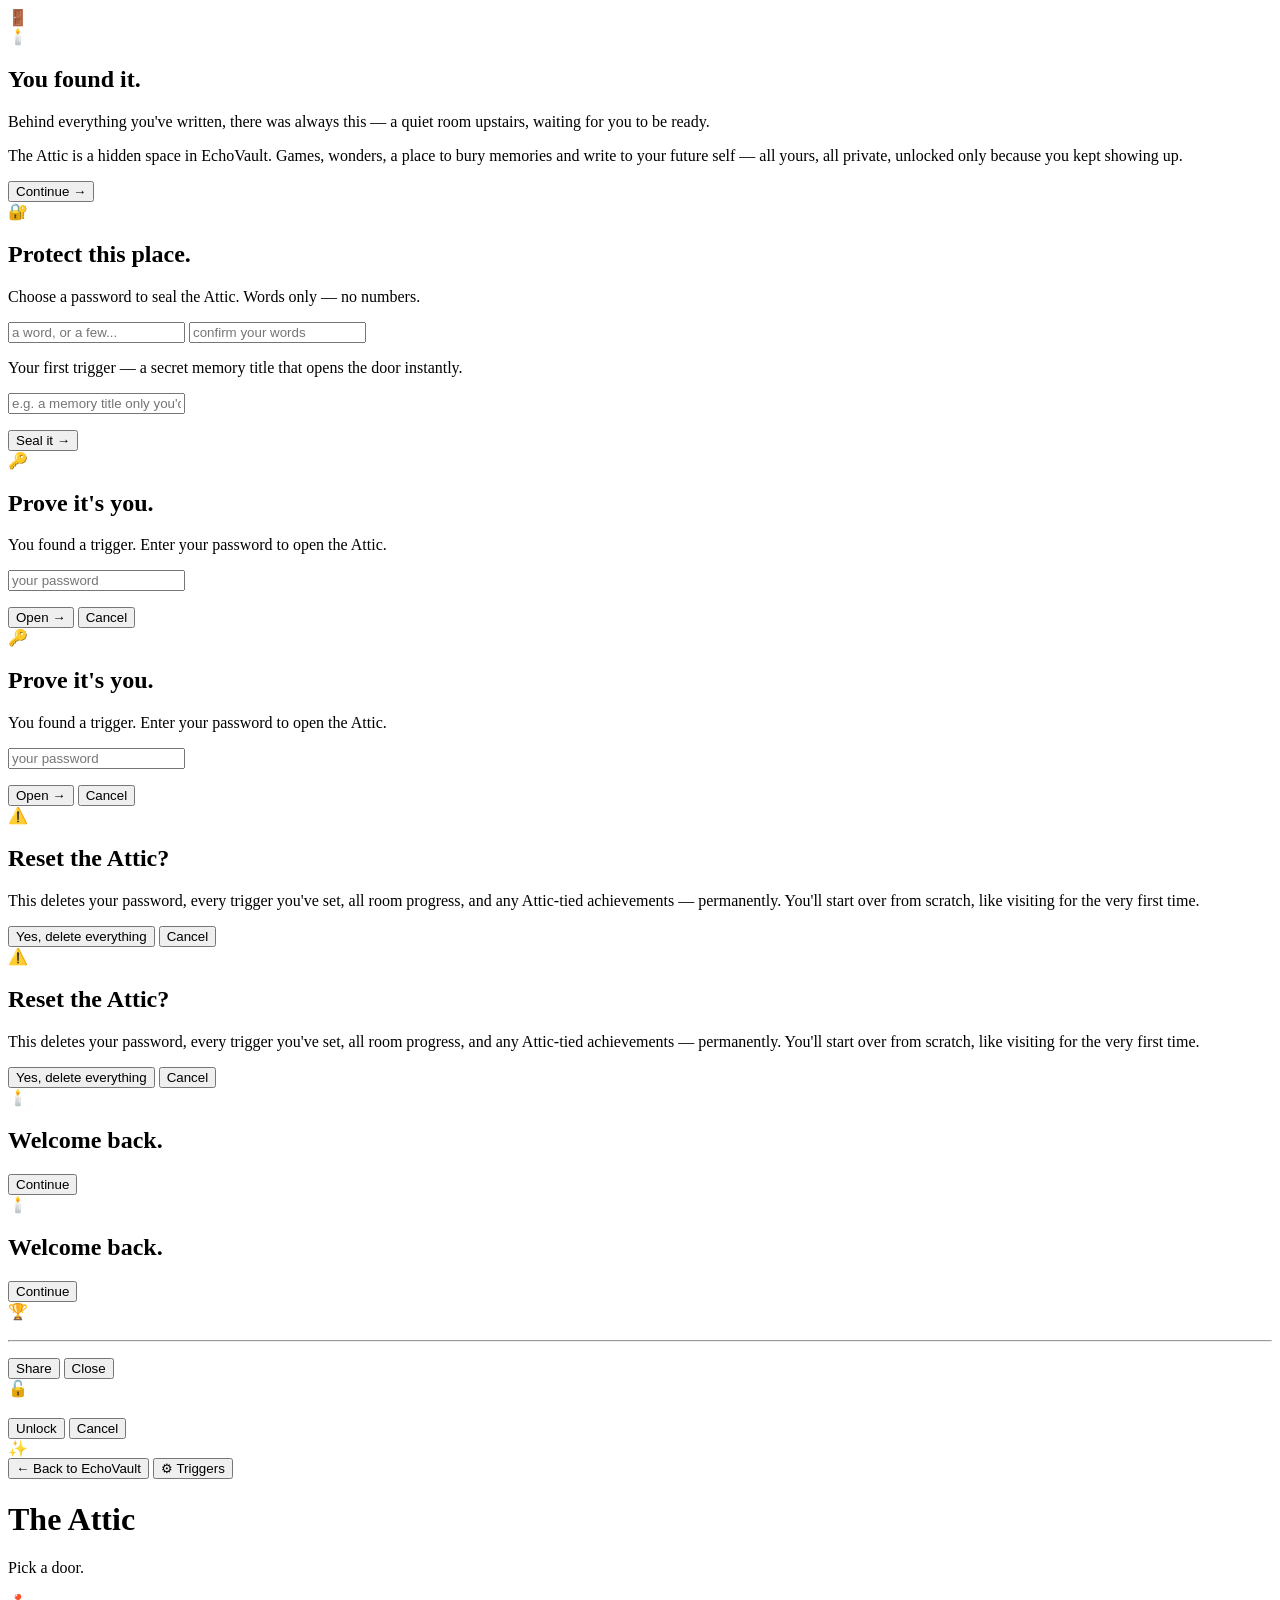
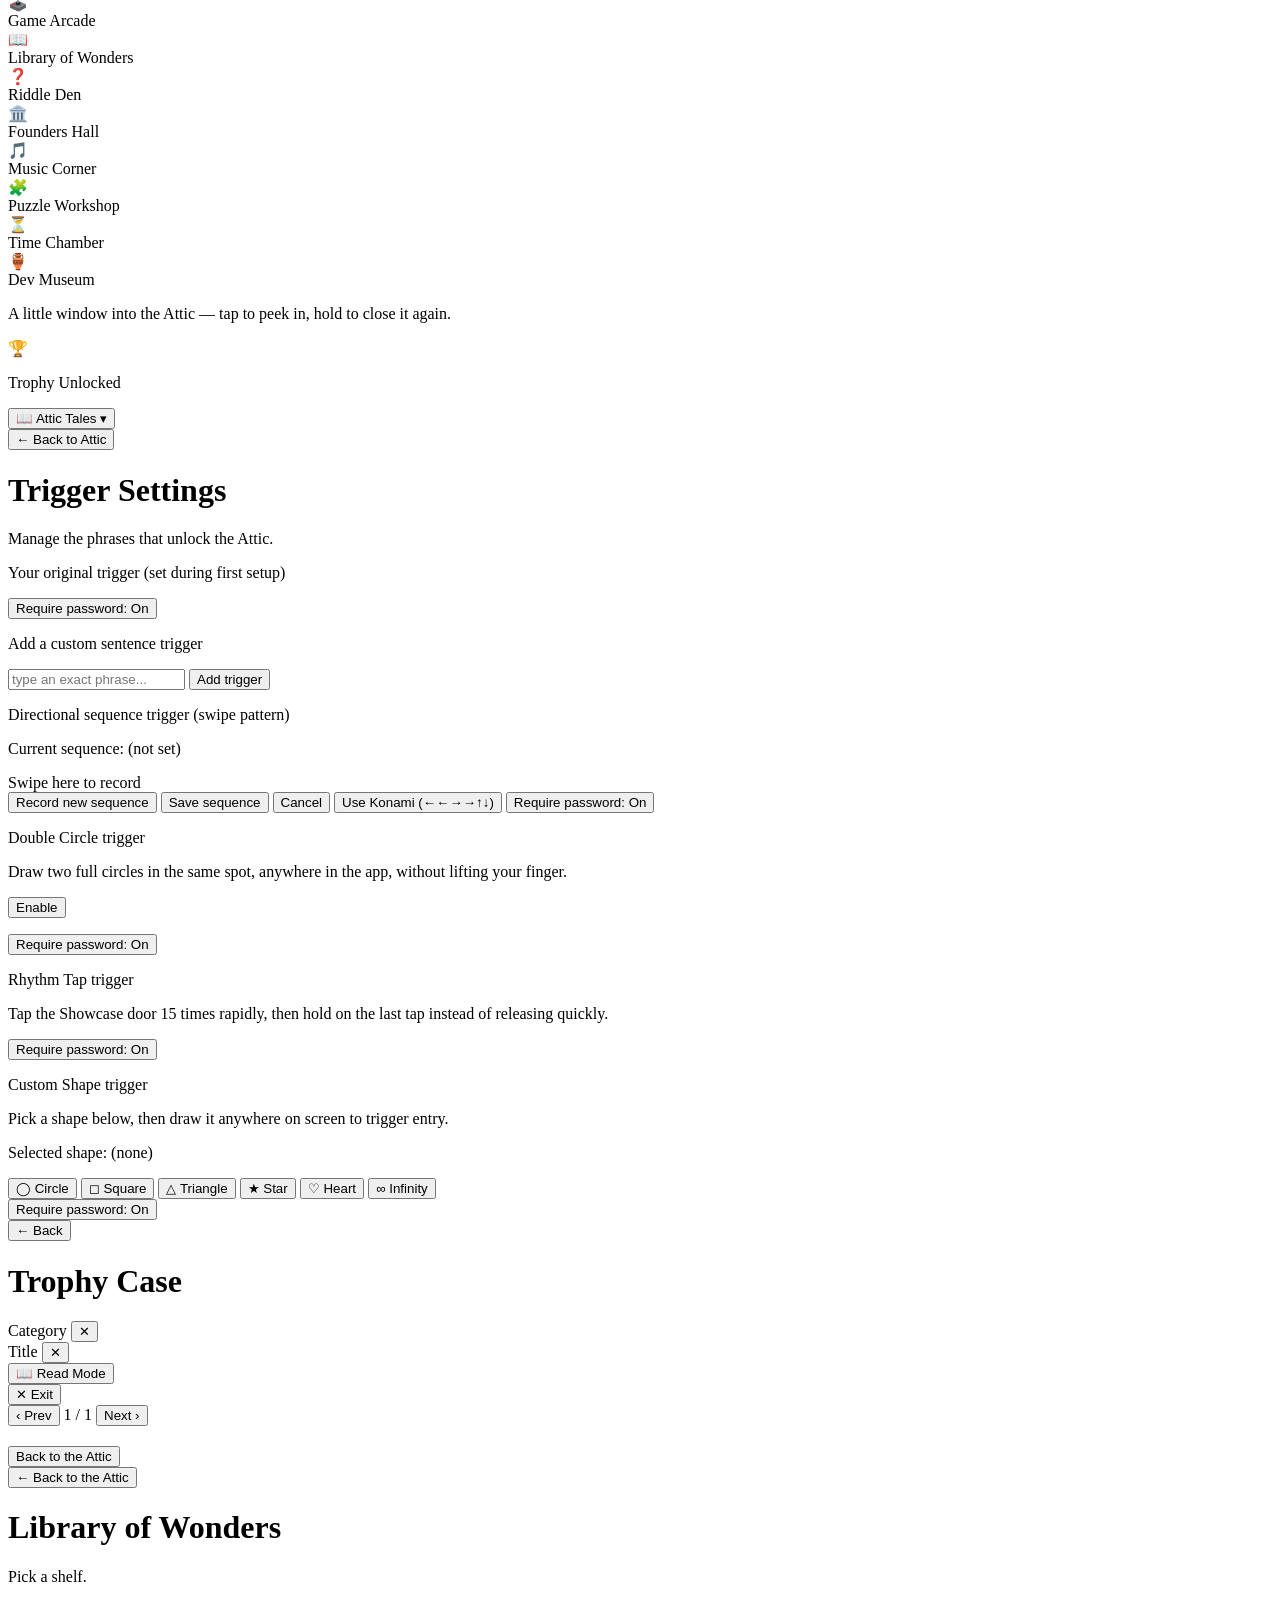
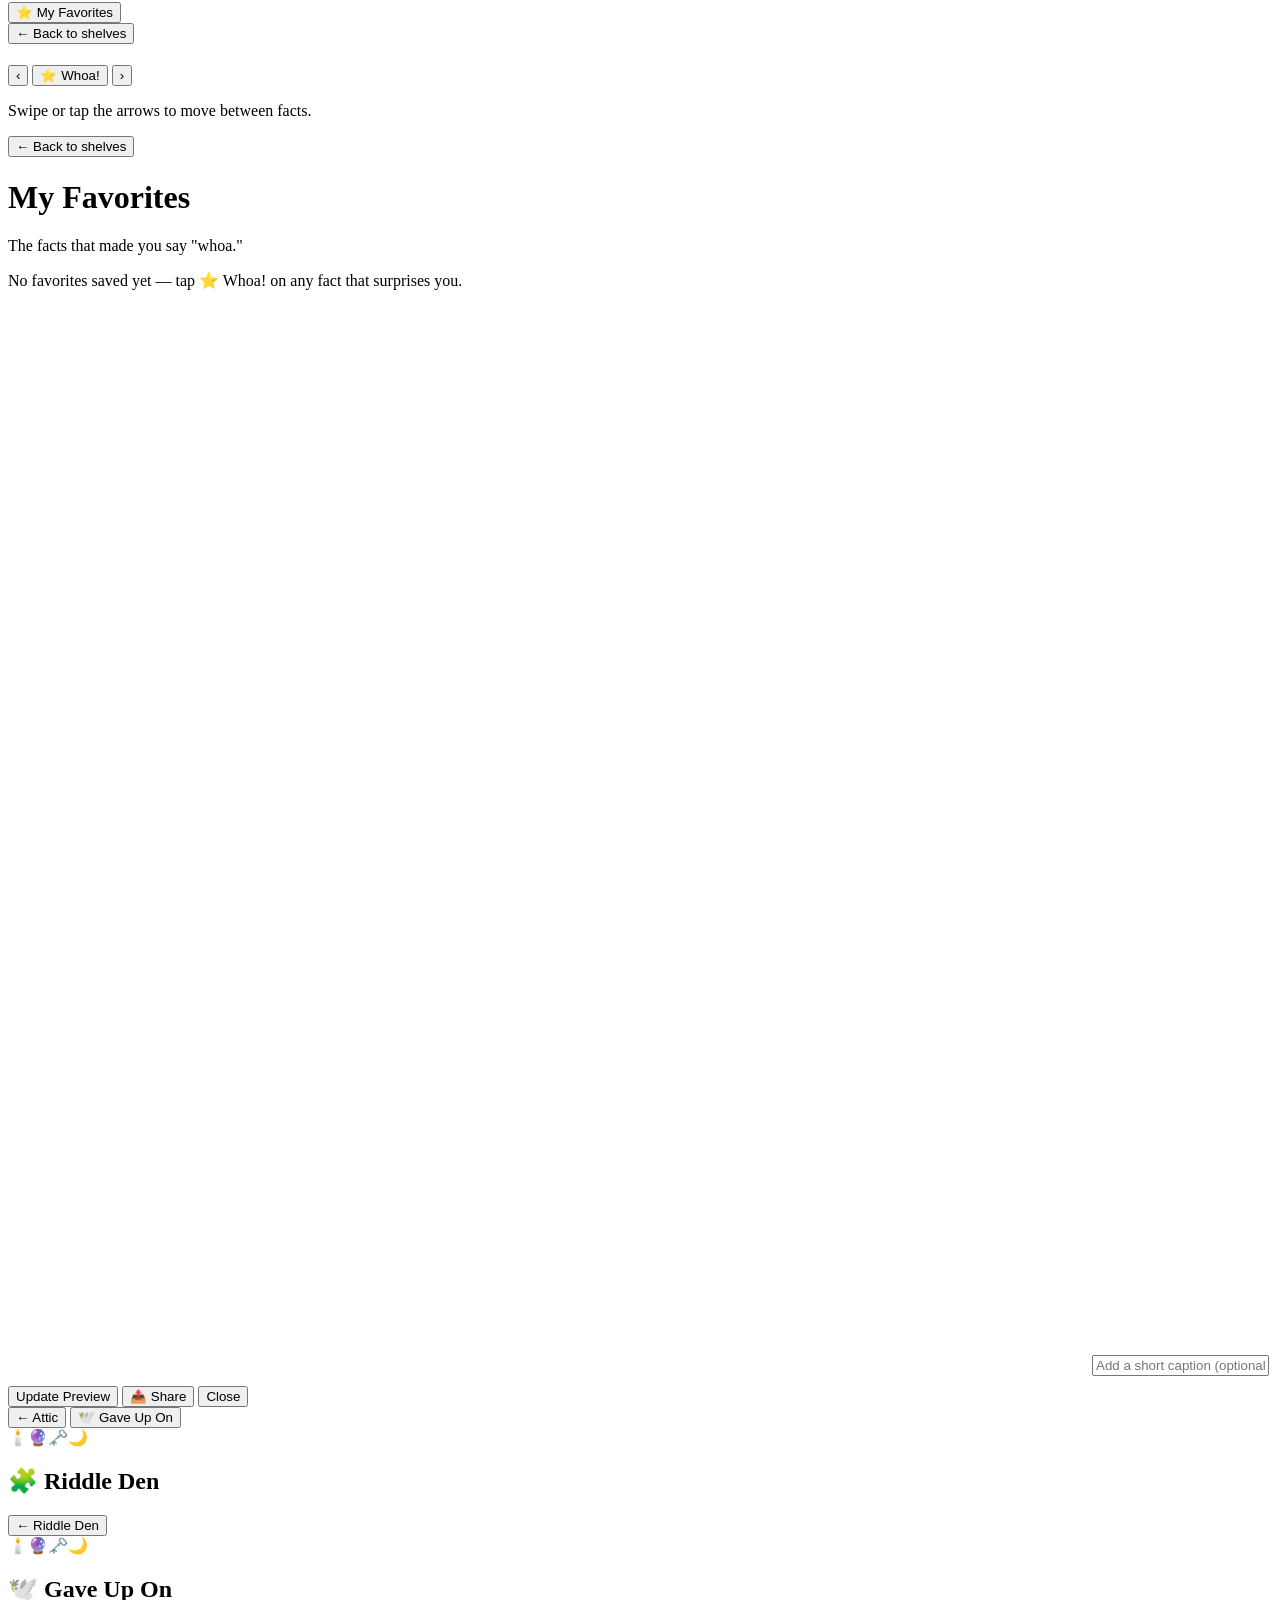
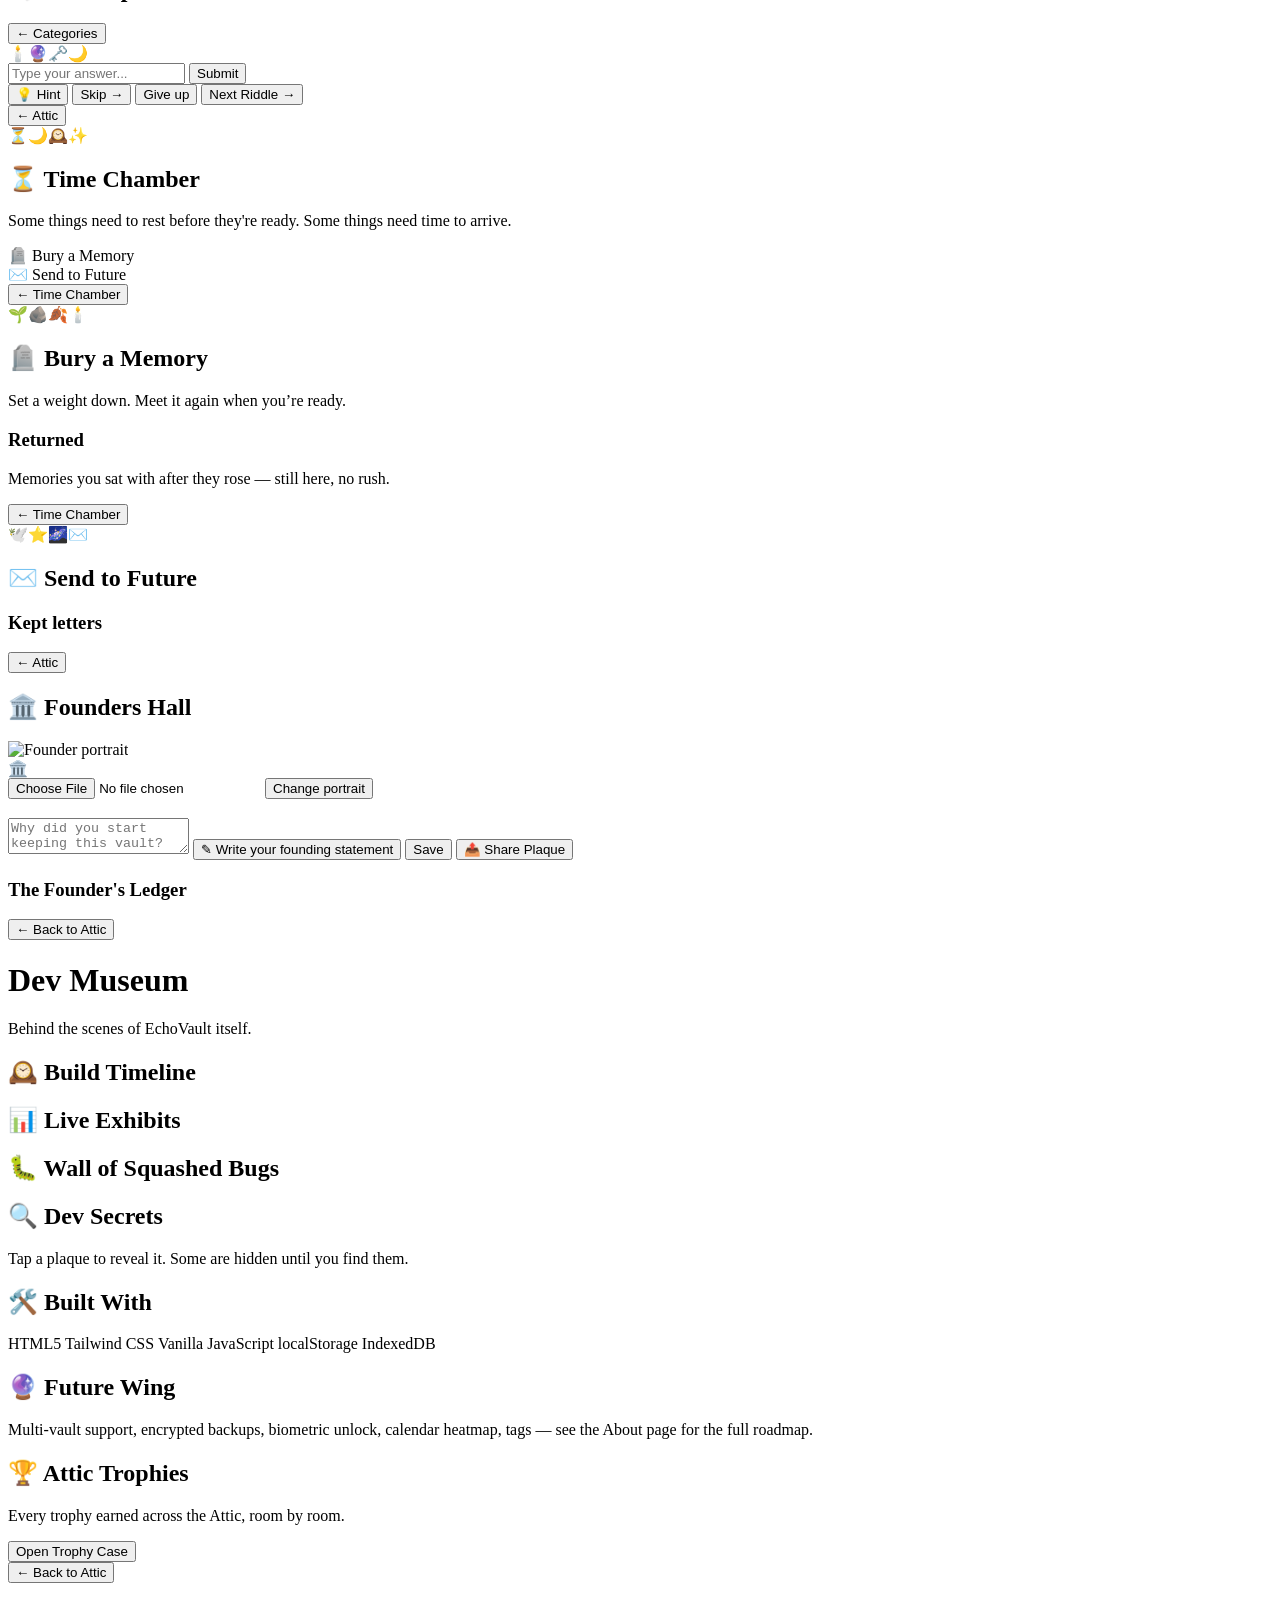
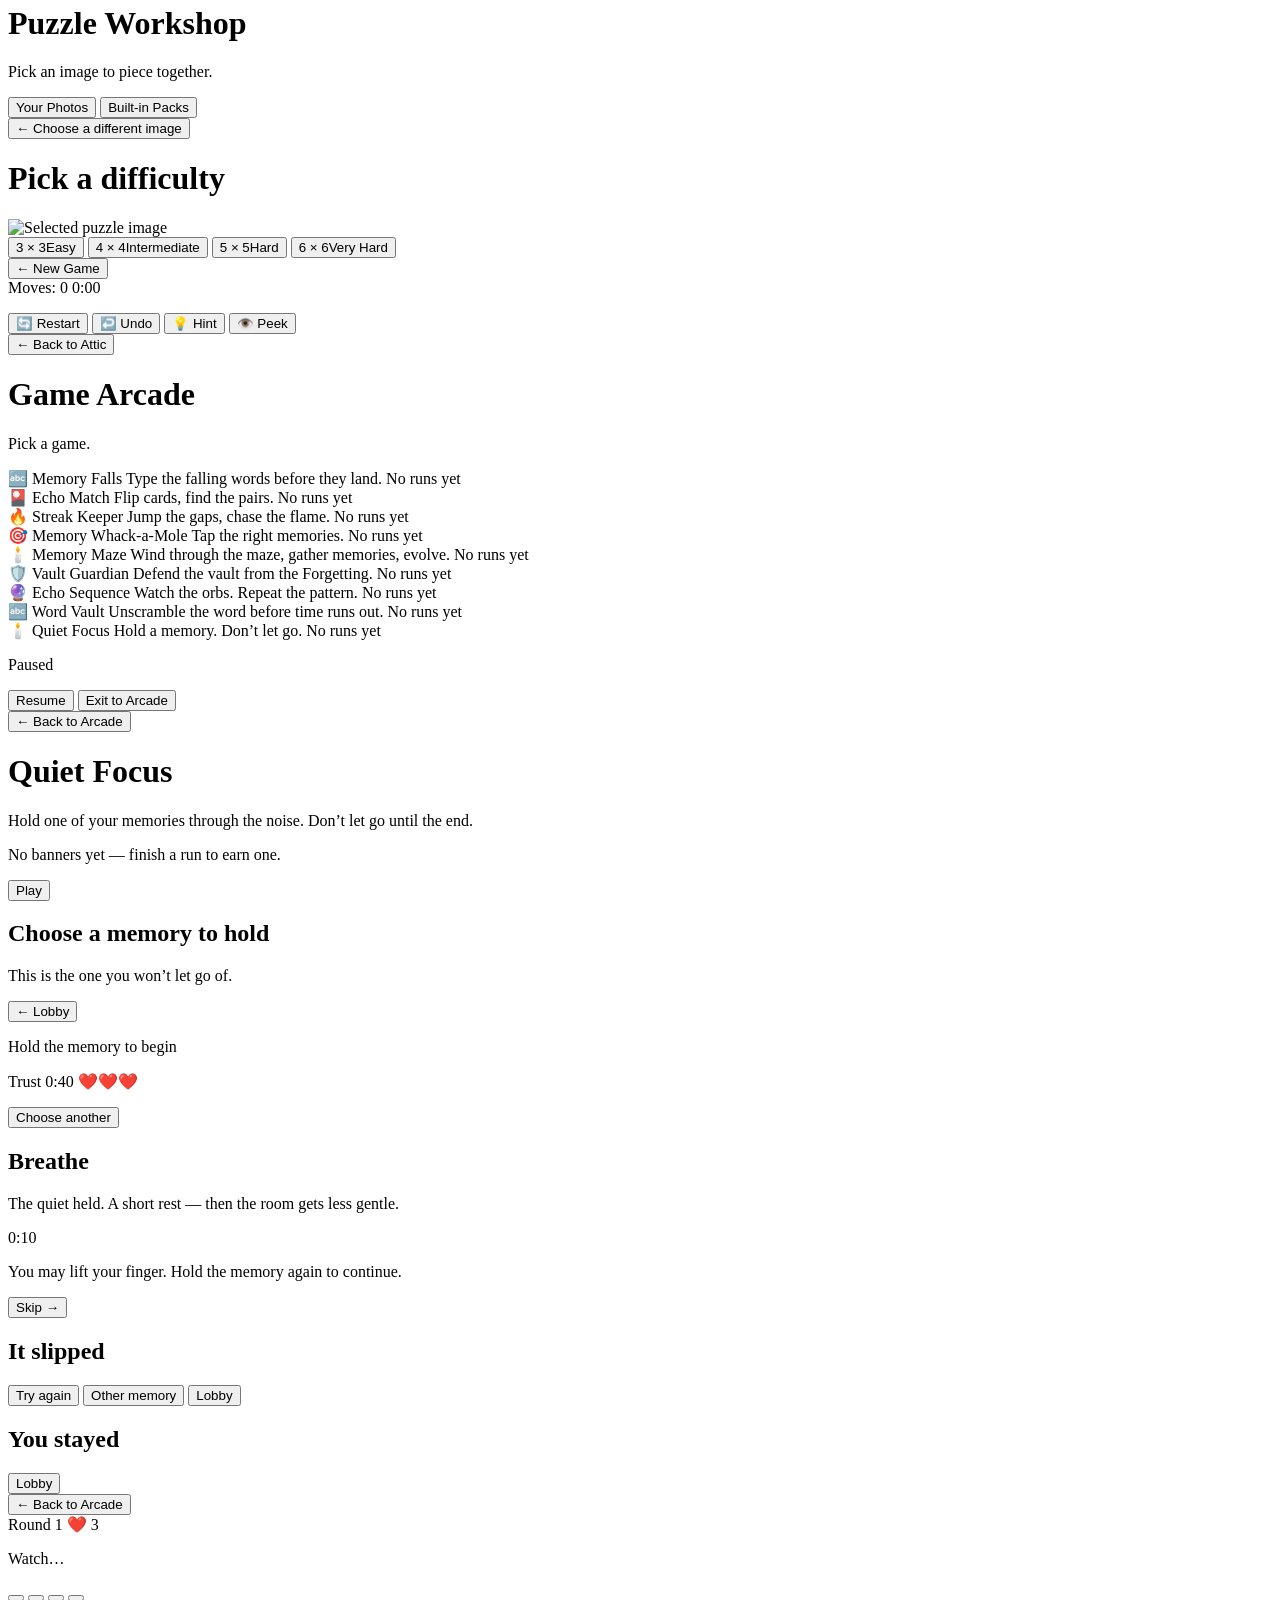
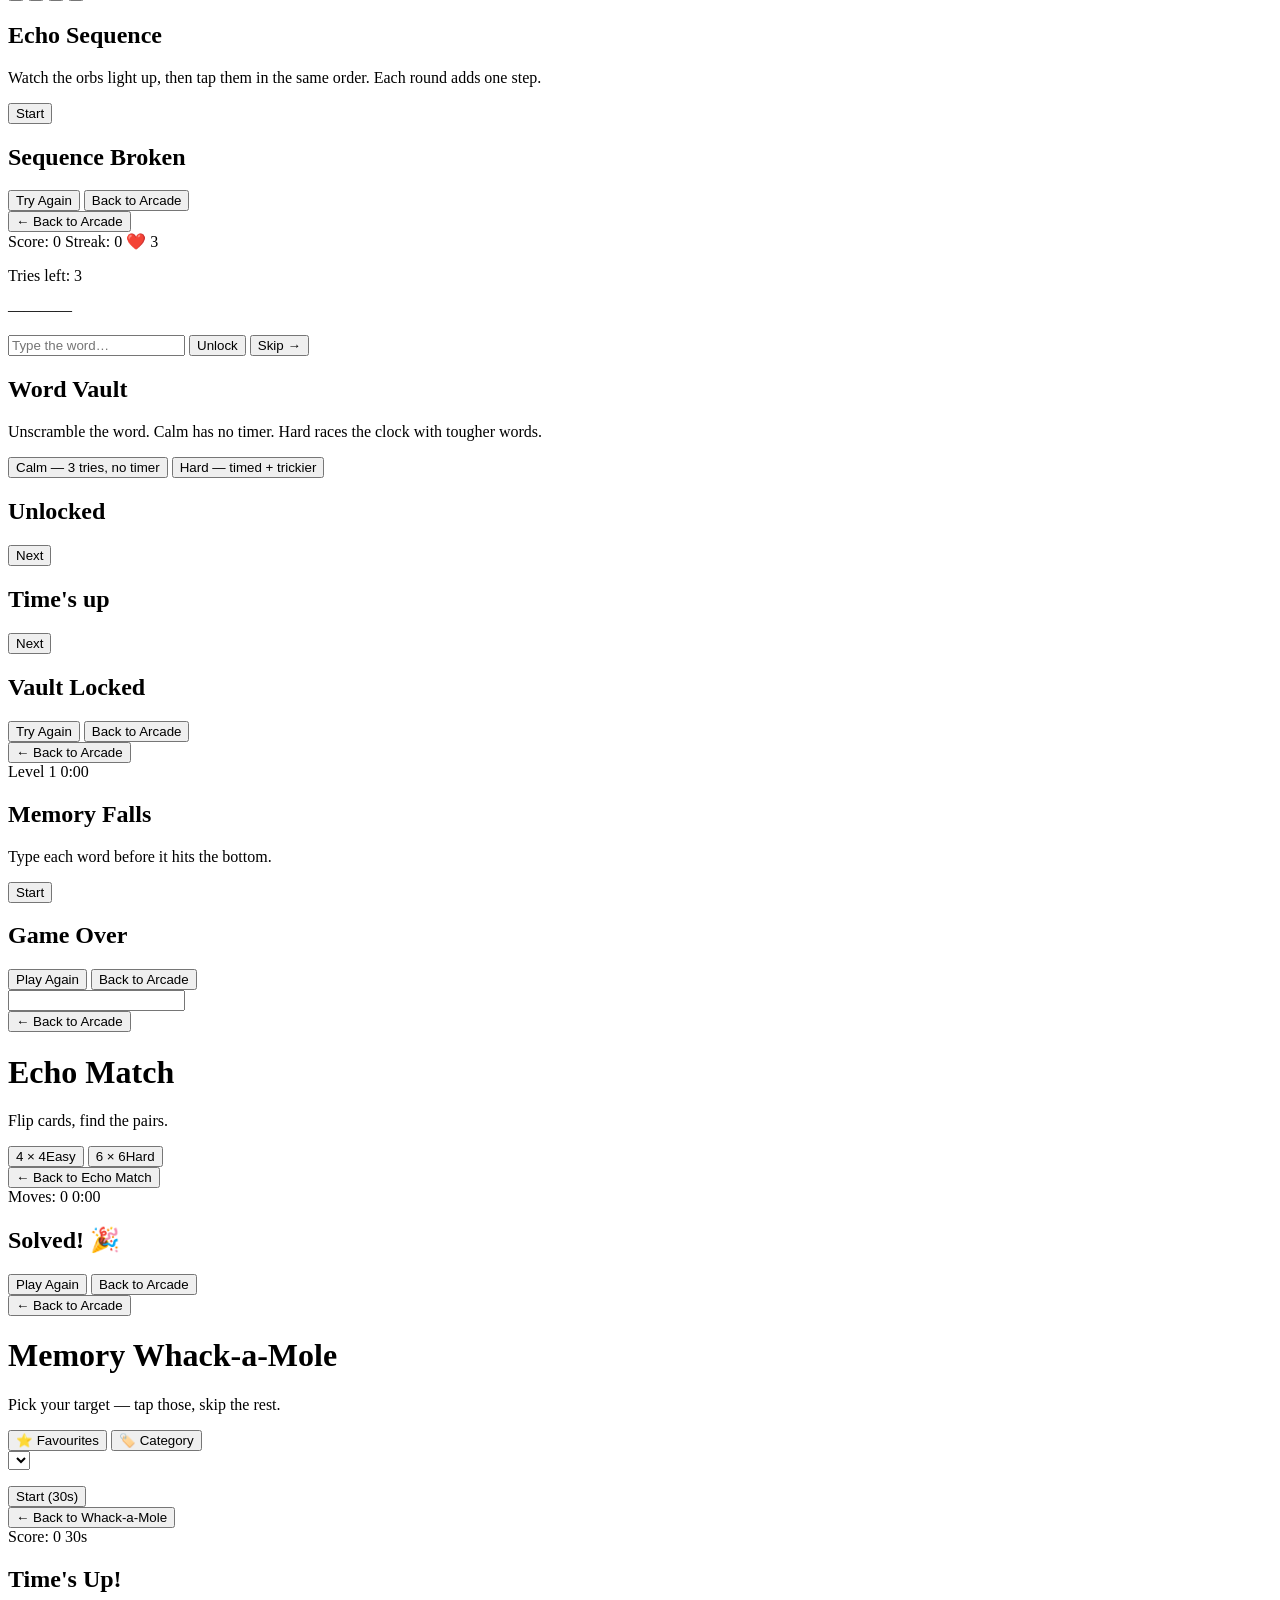
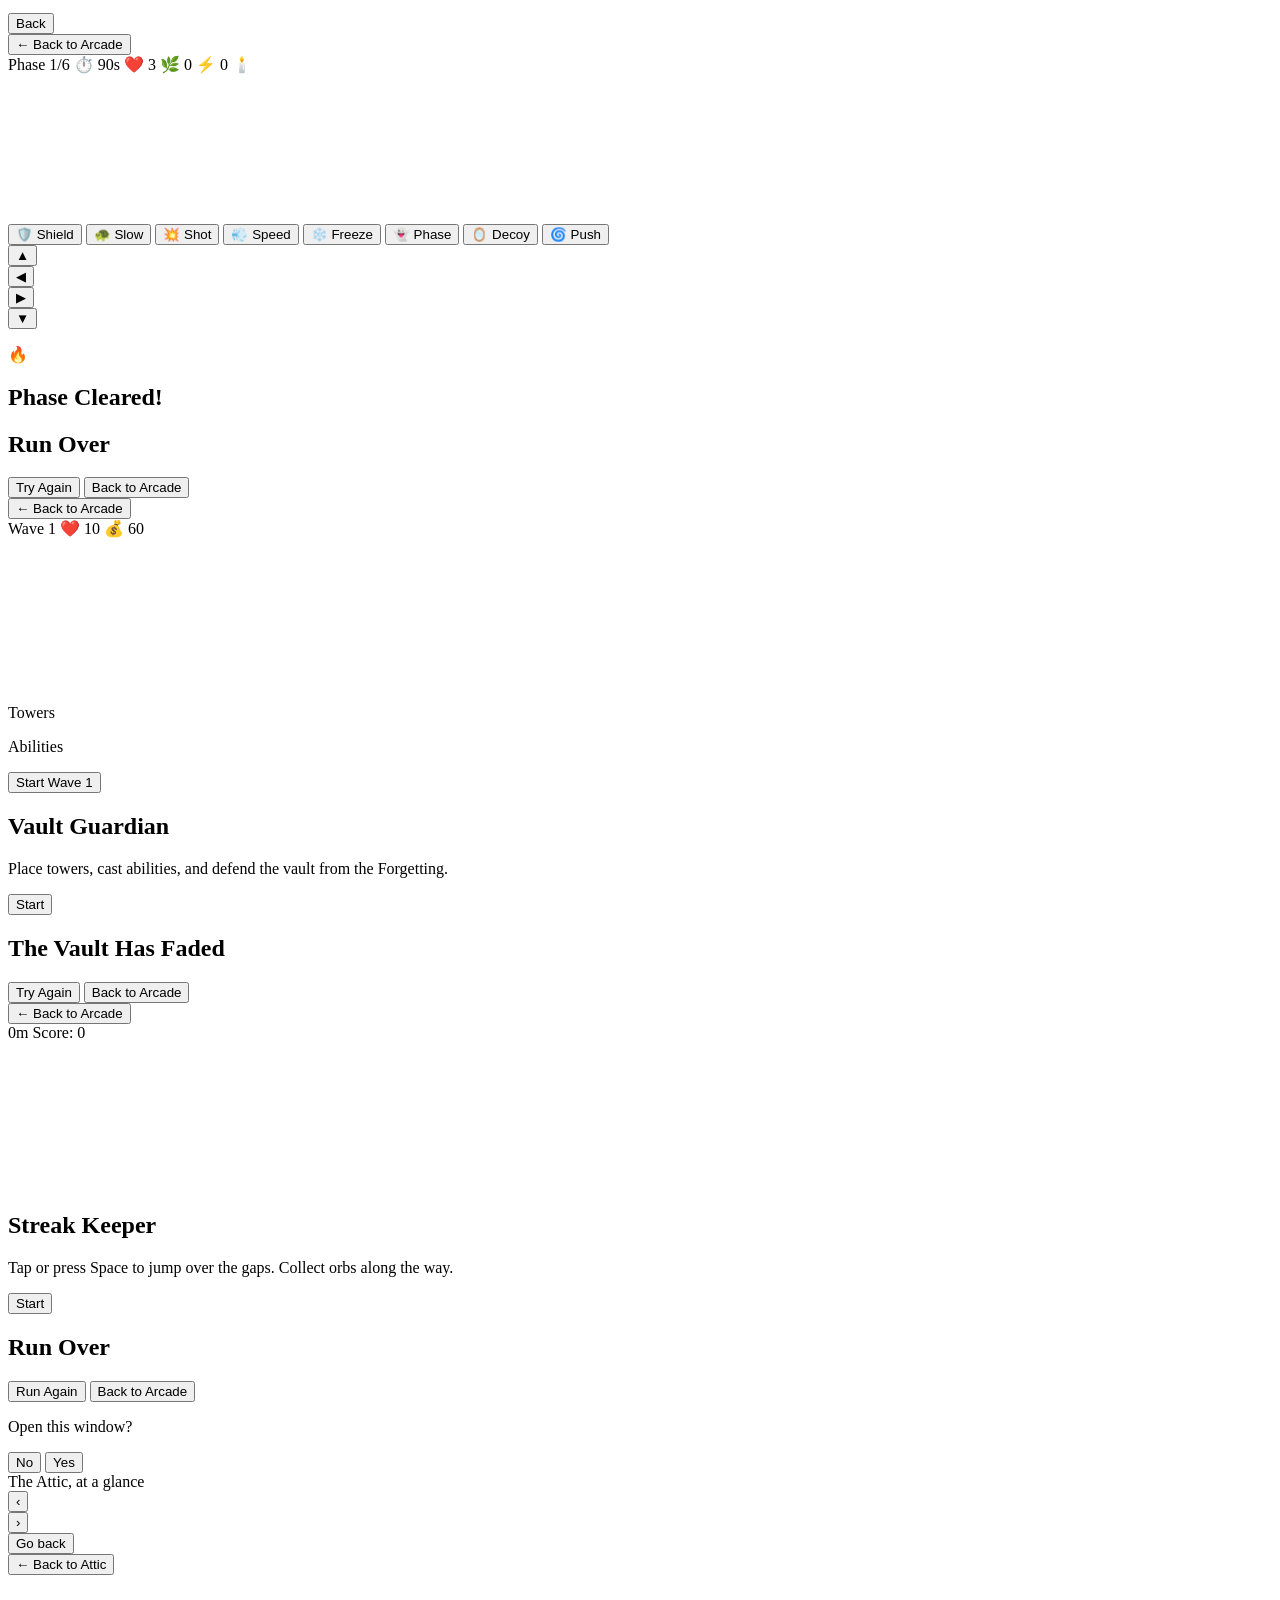
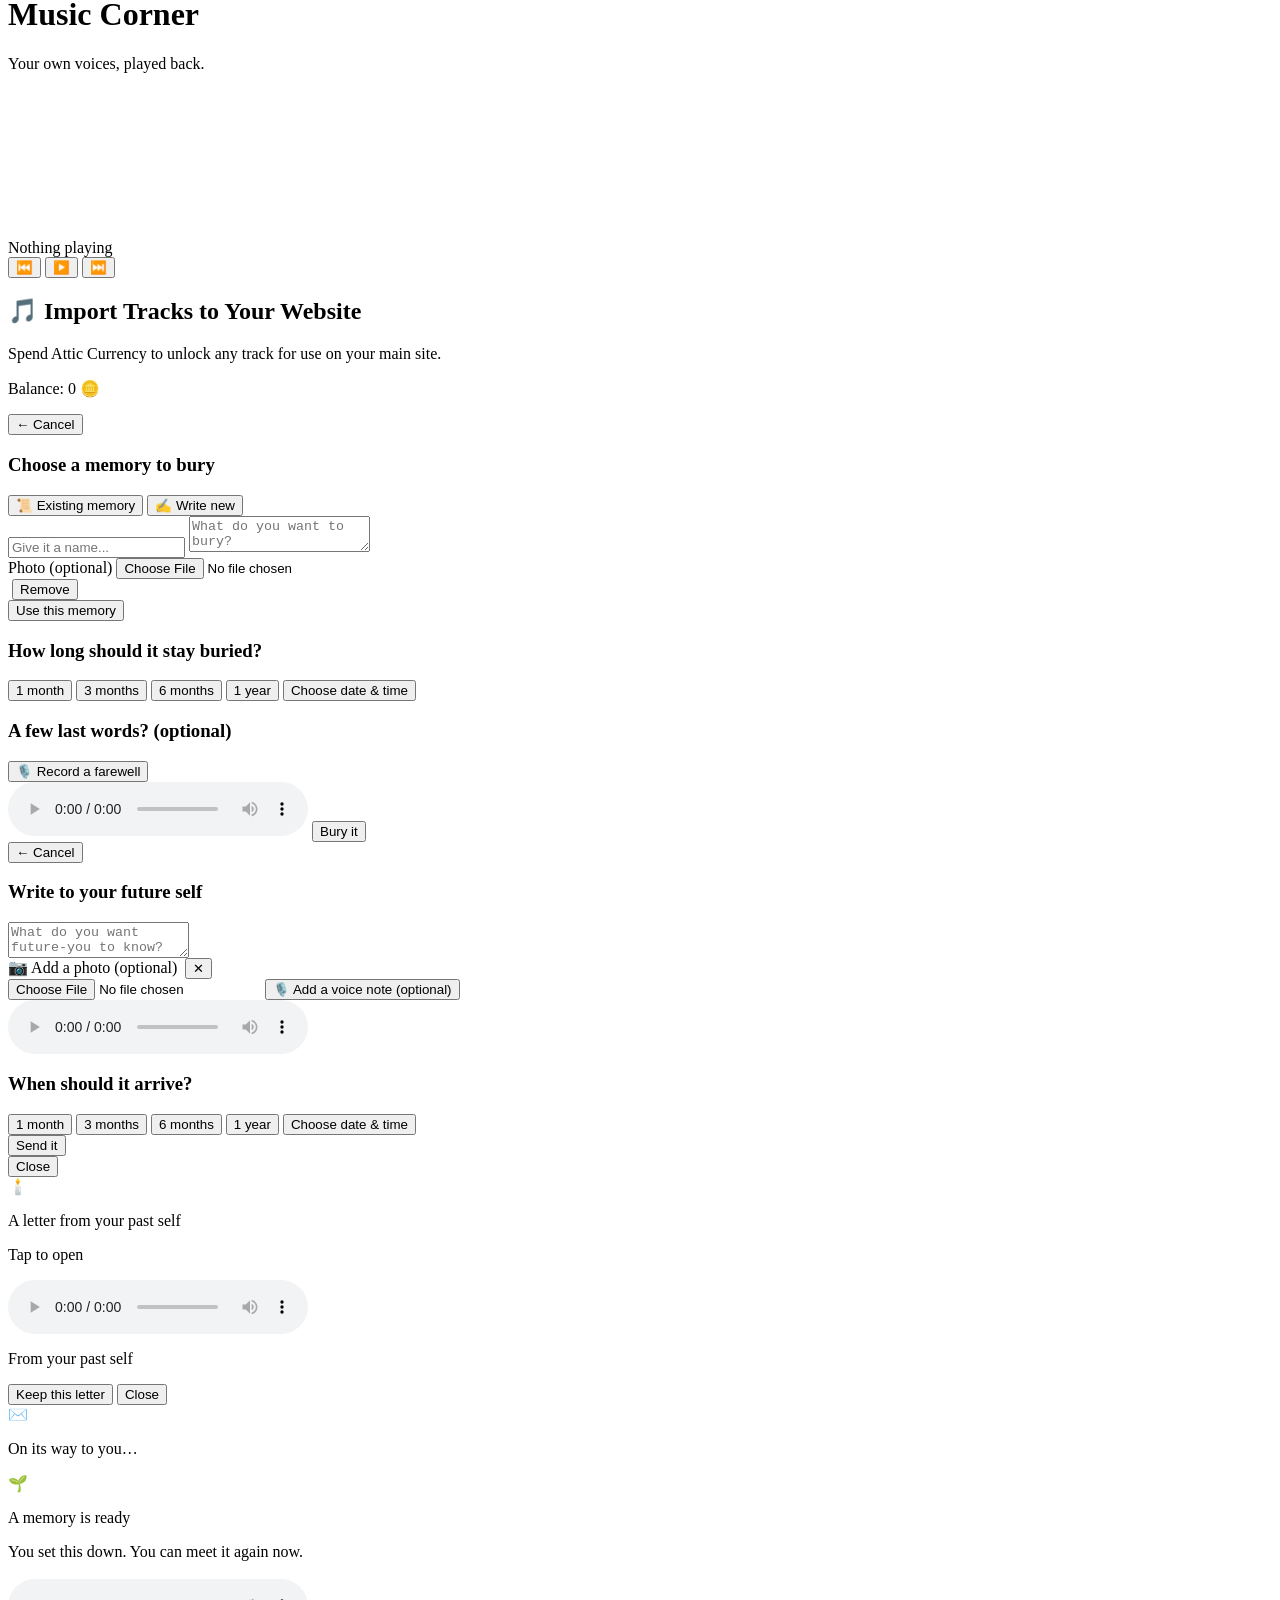
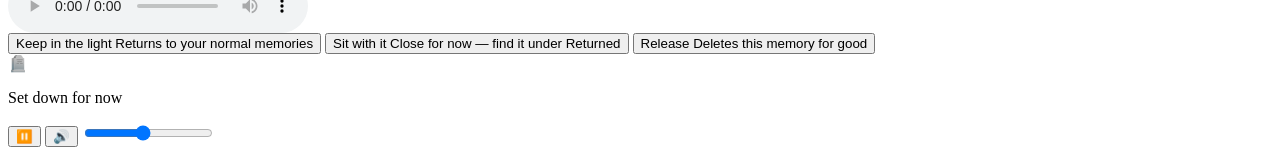
<file: attic (30).html>
<!--
  ATTIC.HTML — fragment only, no <html>/<head>/<body> tags.
  This gets fetched and injected into #atticRoot (in the main index.html) by Attic/attic.js.
  Do NOT open this file directly in a browser — it's not a full page.

  IMPORTANT: this fragment uses its own plain CSS classes (defined in attic.css),
  NOT Tailwind utility classes. Tailwind's CDN script only scans the page once on
  load and does not reliably pick up classes added later via fetch()-injection —
  so anything Tailwind-based in here would render unstyled. Style changes go in
  attic.css, section 2.

  SECTIONS IN THIS FILE (in order):
    1. FIRST-ENTRY REVEAL   — fullscreen dim/creak/light-flood sequence
    2. CONGRATS + SETUP MODAL — "You found it" + password/trigger setup
    (Future rooms/hub markup will be appended below as new sections, each
    clearly labeled the same way — paste new room HTML at the bottom.)
-->

<!-- ============================================================ -->
<!-- SECTION 1: FIRST-ENTRY REVEAL                                 -->
<!-- ============================================================ -->
<div id="atticRevealOverlay" class="attic-hidden attic-reveal-overlay">
  <div id="atticRevealLight" class="attic-reveal-light"></div>
  <div id="atticRevealDust" class="attic-reveal-dust"></div>
  <div id="atticRevealDoor" class="attic-reveal-door">🚪</div>
</div>

<!-- ============================================================ -->
<!-- SECTION 2: CONGRATS + FIRST-ENTRY SETUP MODAL                 -->
<!-- ============================================================ -->
<div id="atticCongratsModal" class="attic-hidden attic-modal-backdrop">
  <div class="attic-modal-card">

    <!-- Stage 1: Congrats -->
    <div id="atticCongratsStage">
      <div class="attic-emoji-lg">🕯️</div>
      <h2 class="attic-heading">You found it.</h2>
      <p class="attic-body-text">
        Behind everything you've written, there was always this — a quiet room upstairs, waiting for you to be ready.
      </p>
      <p class="attic-subtext">
        The Attic is a hidden space in EchoVault. Games, wonders, a place to bury memories and write to your future self — all yours, all private, unlocked only because you kept showing up.
      </p>
      <button id="atticCongratsContinueBtn" class="attic-btn-primary">
        Continue →
      </button>
    </div>

    <!-- Stage 2: Setup (password + first trigger) -->
    <div id="atticSetupStage" class="attic-hidden">
      <div class="attic-emoji-md">🔐</div>
      <h2 class="attic-heading attic-heading-sm">Protect this place.</h2>
      <p class="attic-subtext-center">
        Choose a password to seal the Attic. Words only — no numbers.
      </p>

      <input id="atticPasswordInput" type="text"
        placeholder="a word, or a few..."
        class="attic-input attic-input-center">

      <input id="atticPasswordConfirmInput" type="text"
        placeholder="confirm your words"
        class="attic-input attic-input-center">

      <div class="attic-trigger-block">
        <p class="attic-label">Your first trigger — a secret memory title that opens the door instantly.</p>
        <input id="atticFirstTriggerInput" type="text"
          placeholder="e.g. a memory title only you'd know"
          class="attic-input">
      </div>

      <p id="atticSetupError" class="attic-hidden attic-error"></p>

      <button id="atticSetupSaveBtn" class="attic-btn-primary">
        Seal it →
      </button>
    </div>

  </div>
</div>

<div id="atticReturnEntryModal" class="attic-hidden attic-modal-backdrop">
  <div class="attic-modal-card">
    <div class="attic-emoji-md">🔑</div>
    <h2 class="attic-heading attic-heading-sm">Prove it's you.</h2>
    <p class="attic-subtext-center">You found a trigger. Enter your password to open the Attic.</p>
    <input id="atticReturnPasswordInput" type="text"
      placeholder="your password"
      class="attic-input attic-input-center">
    <p id="atticReturnEntryError" class="attic-hidden attic-error"></p>
    <button id="atticReturnEntrySubmitBtn" class="attic-btn-primary">
      Open →
    </button>
    <button id="atticReturnEntryCancelBtn" class="attic-back-btn">
      Cancel
    </button>
  </div>
</div>

<div id="atticReturnEntryModal" class="attic-hidden attic-modal-backdrop">
  <div class="attic-modal-card">
    <div class="attic-emoji-md">🔑</div>
    <h2 class="attic-heading attic-heading-sm">Prove it's you.</h2>
    <p class="attic-subtext-center">You found a trigger. Enter your password to open the Attic.</p>
    <input id="atticReturnPasswordInput" type="text"
      placeholder="your password"
      class="attic-input attic-input-center">
    <p id="atticReturnEntryError" class="attic-hidden attic-error"></p>
    <button id="atticReturnEntrySubmitBtn" class="attic-btn-primary">
      Open →
    </button>
    <button id="atticReturnEntryCancelBtn" class="attic-back-btn">
      Cancel
    </button>
  </div>
</div>

<div id="atticResetWarningModal" class="attic-hidden attic-modal-backdrop">
  <div class="attic-modal-card">
    <div class="attic-emoji-md">⚠️</div>
    <h2 class="attic-heading attic-heading-sm">Reset the Attic?</h2>
    <p class="attic-subtext-center">This deletes your password, every trigger you've set, all room progress, and any Attic-tied achievements — permanently. You'll start over from scratch, like visiting for the very first time.</p>
    <button id="atticResetConfirmBtn" class="attic-btn-primary">
      Yes, delete everything
    </button>
    <button id="atticResetCancelBtn" class="attic-back-btn">
      Cancel
    </button>
  </div>
</div>

<div id="atticResetWarningModal" class="attic-hidden attic-modal-backdrop">
  <div class="attic-modal-card">
    <div class="attic-emoji-md">⚠️</div>
    <h2 class="attic-heading attic-heading-sm">Reset the Attic?</h2>
    <p class="attic-subtext-center">This deletes your password, every trigger you've set, all room progress, and any Attic-tied achievements — permanently. You'll start over from scratch, like visiting for the very first time.</p>
    <button id="atticResetConfirmBtn" class="attic-btn-primary">
      Yes, delete everything
    </button>
    <button id="atticResetCancelBtn" class="attic-back-btn">
      Cancel
    </button>
  </div>
</div>

<div id="atticEntryWelcomeModal" class="attic-hidden attic-modal-backdrop">
  <div class="attic-modal-card">
    <div class="attic-emoji-md">🕯️</div>
    <h2 id="atticEntryWelcomeName" class="attic-heading attic-heading-sm">Welcome back.</h2>
    <p id="atticEntryWelcomeMessage" class="attic-body-text"></p>
    <button id="atticEntryWelcomeContinueBtn" class="attic-btn-primary">
      Continue
    </button>
  </div>
</div>

<div id="atticEntryWelcomeModal" class="attic-hidden attic-modal-backdrop">
  <div class="attic-modal-card">
    <div class="attic-emoji-md">🕯️</div>
    <h2 id="atticEntryWelcomeName" class="attic-heading attic-heading-sm">Welcome back.</h2>
    <p id="atticEntryWelcomeMessage" class="attic-body-text"></p>
    <button id="atticEntryWelcomeContinueBtn" class="attic-btn-primary">
      Continue
    </button>
  </div>
</div>

<div id="atticTrophyDetailModal" class="attic-hidden attic-modal-backdrop">
  <div class="attic-modal-card">
    <div id="atticTrophyDetailIcon" class="attic-trophy-detail-icon">🏆</div>
    <h2 id="atticTrophyDetailName" class="attic-heading attic-heading-sm"></h2>
    <p id="atticTrophyDetailDesc" class="attic-body-text"></p>
    <p id="atticTrophyDetailRoom" class="attic-trophy-detail-room"></p>
    <hr class="attic-trophy-detail-divider">
    <p id="atticTrophyDetailEarnedBy" class="attic-trophy-detail-earned-by"></p>
    <p id="atticTrophyDetailDate" class="attic-trophy-detail-date"></p>
    <div class="attic-trophy-detail-actions">
      <button id="atticTrophyDetailShareBtn" class="attic-btn-primary">Share</button>
      <button id="atticTrophyDetailCloseBtn" class="attic-back-btn">Close</button>
    </div>
  </div>
</div>

<div id="atticPurchaseModal" class="attic-hidden attic-modal-backdrop">
  <div class="attic-modal-card">
    <div class="attic-emoji-md">🔓</div>
    <h2 id="atticPurchaseLabel" class="attic-heading attic-heading-sm"></h2>
    <p id="atticPurchasePrice" class="attic-subtext-center"></p>
    <p id="atticPurchaseBalance" class="attic-subtext-center"></p>
    <p id="atticPurchaseError" class="attic-hidden attic-error"></p>
    <button id="atticPurchaseConfirmBtn" class="attic-btn-primary" onclick="confirmAtticPurchase()">Unlock</button>
    <button id="atticPurchaseCancelBtn" class="attic-back-btn" onclick="closeAtticPurchaseModal()">Cancel</button>
  </div>
</div>

<!-- ============================================================ -->
<!-- SECTION 3: HUB (8 room-doors + placeholder modal)             -->
<!-- ============================================================ -->
<div id="atticHubScreen" class="attic-hidden attic-hub-screen">
  <div id="atticHubAmbience" class="attic-hub-ambience"></div>
  <div id="atticFirefly" class="attic-firefly" aria-hidden="true">✨</div>
  <div class="attic-hub-toolbar">
    <button id="atticBackToEchoVaultBtn" class="attic-back-btn">← Back to EchoVault</button>
    <button id="atticSettingsOpenBtn" class="attic-back-btn">⚙ Triggers</button>
  </div>
  <div class="attic-hub-header">
    
    <h1 class="attic-hub-title">The Attic</h1>
    <p class="attic-hub-subtitle">Pick a door.</p>
    <p id="atticWelcomeBackLine" class="attic-welcome-back"></p>
  </div>
  

  
  <div id="atticHubDiscRow" class="attic-hub-disc-row"></div>

  <div class="attic-hub-grid">
    <div class="attic-room-door" data-room="arcade" style="--room-color:#22d3ee;">
      <div class="attic-cobweb"></div>
      <div class="attic-room-icon">🕹️</div>
      <div class="attic-room-label">Game Arcade</div>
    </div>
    <div class="attic-room-door" data-room="wonders" style="--room-color:#34d399;">
      <div class="attic-cobweb"></div>
      <div class="attic-room-icon">📖</div>
      <div class="attic-room-label">Library of Wonders</div>
    </div>
    <div class="attic-room-door" data-room="riddles" style="--room-color:#a78bfa;">
      <div class="attic-cobweb"></div>
      <div class="attic-room-icon">❓</div>
      <div class="attic-room-label">Riddle Den</div>
    </div>
    <div class="attic-room-door" data-room="founders" style="--room-color:#f472b6;">
      <div class="attic-cobweb"></div>
      <div class="attic-room-icon">🏛️</div>
      <div class="attic-room-label">Founders Hall</div>
    </div>
    <div class="attic-room-door" data-room="music" style="--room-color:#fb923c;">
      <div class="attic-cobweb"></div>
      <div class="attic-room-icon">🎵</div>
      <div class="attic-room-label">Music Corner</div>
    </div>
    <div class="attic-room-door" data-room="puzzle" style="--room-color:#60a5fa;">
      <div class="attic-cobweb"></div>
      <div class="attic-room-icon">🧩</div>
      <div class="attic-room-label">Puzzle Workshop</div>
    </div>
    <div class="attic-room-door" data-room="timechamber" style="--room-color:#818cf8;">
      <div class="attic-cobweb"></div>
      <div class="attic-room-icon">⏳</div>
      <div class="attic-room-label">Time Chamber</div>
    </div>
    <div class="attic-room-door" data-room="museum" style="--room-color:#fbbf24;">
      <div class="attic-cobweb"></div>
      <div class="attic-room-icon">🏺</div>
      <div class="attic-room-label">Dev Museum</div>
    </div>
  </div>

  <!-- ============================================================
       IDEA B: Hub "Window" — decorative live-stats window
       Nested INSIDE atticHubScreen so it's shown/hidden automatically
       by the hub's own attic-hidden toggle — never a sibling, never
       visible outside the Attic.
       ============================================================ -->
  <div id="atticHubWindow" class="attic-hub-window">
    <div class="attic-window-frame">
      <div class="attic-window-shutter attic-window-shutter-left"></div>
      <div class="attic-window-shutter attic-window-shutter-right"></div>
      <div class="attic-window-glass">
        <div class="attic-window-glass-shimmer"></div>
      </div>
    </div>
  </div>
  <p class="attic-hub-window-caption">A little window into the Attic — tap to peek in, hold to close it again.</p>
  <p id="atticHubQuote" class="attic-hub-quote"></p>
  <div id="atticMilestoneToast" class="attic-milestone-toast attic-hidden"></div>
  
  <div id="atticMilestoneToast" class="attic-milestone-toast attic-hidden"></div>
  <div id="atticTrophyToast" class="attic-hidden attic-trophy-toast">
    <div class="attic-trophy-toast-shine"></div>
    <div class="attic-trophy-toast-icon">🏆</div>
    <div class="attic-trophy-toast-text">
      <p class="attic-trophy-toast-label">Trophy Unlocked</p>
      <p id="atticTrophyToastName" class="attic-trophy-toast-name"></p>
    </div>
  </div>

  <!-- ============================================================
       IDEA C: Attic Tales — story library card + category toggle
       Nested inside atticHubScreen, same as the window above.
       ============================================================ -->
  <div class="attic-tales-card">
    <button type="button" class="attic-tales-toggle" onclick="toggleAtticTalesCategories()">
      <span class="attic-tales-toggle-icon">📖</span>
      <span class="attic-tales-toggle-label">Attic Tales</span>
      <span class="attic-tales-toggle-chevron" id="atticTalesChevron">▾</span>
    </button>
    
    <div class="attic-tales-categories attic-hidden" id="atticTalesCategories">
      <div class="attic-tales-categories-scroll" id="atticTalesCategoriesScroll"></div>
    </div>
  </div>
</div>

<div id="atticSettingsScreen" class="attic-hidden attic-hub-screen">
  <button id="atticSettingsBackBtn" class="attic-back-btn">← Back to Attic</button>
  <div class="attic-hub-header">
    <h1 class="attic-hub-title">Trigger Settings</h1>
    <p class="attic-hub-subtitle">Manage the phrases that unlock the Attic.</p>
  </div>

  <div class="attic-trigger-block">
    <p class="attic-label">Your original trigger (set during first setup)</p>
    <p id="atticSettingsPrimaryTrigger" class="attic-subtext-center"></p>
    <button id="atticToggleTitleMatchPasswordBtn" class="attic-back-btn">Require password: On</button>
  </div>
  

  <div class="attic-trigger-block">
    <p class="attic-label">Add a custom sentence trigger</p>
    <input id="atticNewSentenceTriggerInput" type="text"
      placeholder="type an exact phrase..."
      class="attic-input">
    <button id="atticAddSentenceTriggerBtn" class="attic-btn-primary">
      Add trigger
    </button>
    <p id="atticSettingsError" class="attic-hidden attic-error"></p>
  </div>

  <div id="atticSentenceTriggerList"></div>

  <div class="attic-trigger-block">
    <p class="attic-label">Directional sequence trigger (swipe pattern)</p>
    <p class="attic-subtext-center">Current sequence: <span id="atticDirectionalTriggerDisplay">(not set)</span></p>

    <div id="atticSwipePad" class="attic-swipe-pad">
      <span id="atticSwipePadHint">Swipe here to record</span>
    </div>

    <div class="attic-swipe-controls">
      <button id="atticRecordSequenceBtn" class="attic-btn-primary">Record new sequence</button>
      <button id="atticSaveSequenceBtn" class="attic-back-btn attic-hidden">Save sequence</button>
      <button id="atticCancelSequenceBtn" class="attic-back-btn attic-hidden">Cancel</button>
      <button id="atticUseKonamiBtn" class="attic-back-btn">Use Konami (←←→→↑↓)</button>
      <button id="atticToggleDirectionalPasswordBtn" class="attic-back-btn">Require password: On</button>
    </div>
    

    <p id="atticSequenceError" class="attic-hidden attic-error"></p>
  </div>

  <div class="attic-trigger-block">
    <p class="attic-label">Double Circle trigger</p>
    <p class="attic-subtext-center">Draw two full circles in the same spot, anywhere in the app, without lifting your finger.</p>
    <button id="atticToggleDoubleCircleBtn" class="attic-back-btn">Enable</button>
    <p id="atticDoubleCircleStatus" class="attic-subtext-center"></p>
    <button id="atticToggleCirclePasswordBtn" class="attic-back-btn">Require password: On</button>
  </div>

  <div class="attic-trigger-block">
    <p class="attic-label">Rhythm Tap trigger</p>
    <p class="attic-subtext-center">Tap the Showcase door 15 times rapidly, then hold on the last tap instead of releasing quickly.</p>
    <button id="atticToggleRhythmTapPasswordBtn" class="attic-back-btn">Require password: On</button>
  </div>

  <div class="attic-trigger-block">
    <p class="attic-label">Custom Shape trigger</p>
    <p class="attic-subtext-center">Pick a shape below, then draw it anywhere on screen to trigger entry.</p>
    <p class="attic-subtext-center">Selected shape: <span id="atticShapeTriggerDisplay">(none)</span></p>
    <div class="attic-shape-picker">
      <button type="button" class="attic-shape-btn" data-shape="circle">◯ Circle</button>
      <button type="button" class="attic-shape-btn" data-shape="square">◻ Square</button>
      <button type="button" class="attic-shape-btn" data-shape="triangle">△ Triangle</button>
      <button type="button" class="attic-shape-btn" data-shape="star">★ Star</button>
      <button type="button" class="attic-shape-btn" data-shape="heart">♡ Heart</button>
      <button type="button" class="attic-shape-btn" data-shape="infinity">∞ Infinity</button>
    </div>
    <button id="atticToggleShapePasswordBtn" class="attic-back-btn">Require password: On</button>
  </div>
</div>

<div id="atticTrophyCaseScreen" class="attic-hidden attic-hub-screen">
  <button id="atticTrophyCaseBackBtn" class="attic-back-btn">← Back</button>
  <div class="attic-hub-header">
    <h1 class="attic-hub-title">Trophy Case</h1>
    <p id="atticTrophyCaseProgress" class="attic-hub-subtitle"></p>
  </div>
  <div id="atticTrophyCaseList"></div>
</div>

<!-- atticHubScreen closes above. The Tales list/story/read-mode overlays
     below stay as top-level siblings, using attic-hidden and toggled
     purely via JS — same pattern as the window's overlays. -->
     
<!-- Category story-title list panel -->
<div id="atticTalesListModal" class="attic-hidden attic-tales-list-overlay">
  <div class="attic-tales-list-panel">
    <div class="attic-tales-list-header">
      <span class="attic-tales-list-title" id="atticTalesListTitle">Category</span>
      <button type="button" class="attic-tales-list-close" onclick="closeAtticTalesList()">✕</button>
    </div>
    <div class="attic-tales-list-scroll" id="atticTalesListScroll"></div>
  </div>
</div>

<!-- Story modal (title + preview + Read Mode entry) -->
<div id="atticTalesStoryModal" class="attic-hidden attic-tales-story-overlay">
  <div class="attic-tales-story-card">
    <div class="attic-tales-story-header">
      <span class="attic-tales-story-title" id="atticTalesStoryTitle">Title</span>
      <button type="button" class="attic-tales-story-close" onclick="closeAtticTalesStory()">✕</button>
    </div>
    <div class="attic-tales-story-preview" id="atticTalesStoryPreview"></div>
    <button type="button" class="attic-tales-readmode-btn" onclick="openAtticTalesReadMode()">📖 Read Mode</button>
  </div>
</div>

<!-- Fullscreen Read Mode — single-page-turn book view -->
<div id="atticTalesReadMode" class="attic-hidden attic-tales-readmode-overlay">
  <div class="attic-tales-readmode-header">
    <span class="attic-tales-readmode-title" id="atticTalesReadModeTitle"></span>
    <button type="button" class="attic-tales-readmode-close" onclick="closeAtticTalesReadMode()">✕ Exit</button>
  </div>
  <div class="attic-tales-book">
    <div class="attic-tales-page" id="atticTalesPage"></div>
  </div>
  <div class="attic-tales-readmode-nav">
    <button type="button" class="attic-tales-nav-btn" id="atticTalesPrevBtn" onclick="atticTalesTurnPage(-1)">‹ Prev</button>
    <span class="attic-tales-page-indicator" id="atticTalesPageIndicator">1 / 1</span>
    <button type="button" class="attic-tales-nav-btn" id="atticTalesNextBtn" onclick="atticTalesTurnPage(1)">Next ›</button>
  </div>
</div>
<div id="atticRoomPlaceholderModal" class="attic-hidden attic-modal-backdrop">
  <div class="attic-modal-card">
    <div id="atticPlaceholderIcon" class="attic-emoji-lg"></div>
    <h2 id="atticPlaceholderTitle" class="attic-heading"></h2>
    <p id="atticPlaceholderText" class="attic-body-text"></p>
    <button id="atticPlaceholderCloseBtn" class="attic-btn-primary">Back to the Attic</button>
  </div>
</div>

<!-- ============================================================ -->
<!-- FUTURE SECTIONS GO BELOW THIS LINE (individual room UIs, etc.) -->
<!-- ============================================================ -->


<!-- ============================================================ -->
<!-- SECTION 4: LIBRARY OF WONDERS                                  -->
<!-- ============================================================ -->

<!-- 4a. Category select -->
<div id="atticLibraryScreen" class="attic-hidden attic-hub-screen">
  <button class="attic-back-btn" onclick="closeLibraryToHub()">← Back to the Attic</button>
  <div class="attic-hub-header">
    <h1 class="attic-hub-title">Library of Wonders</h1>
    <p class="attic-hub-subtitle">Pick a shelf.</p>
  </div>
  <button id="atticLibraryFavoritesBtn" class="attic-library-favorites-btn" onclick="openLibraryFavorites()">⭐ My Favorites</button>
  <div id="atticLibraryCategoryGrid" class="attic-hub-grid"></div>
</div>

<!-- 4b. Fact card swipe view -->
<div id="atticLibraryCardScreen" class="attic-hidden attic-hub-screen">
  <button class="attic-back-btn" onclick="closeLibraryCardScreen()">← Back to shelves</button>
  <div class="attic-hub-header">
    <h1 id="atticLibraryCardCategoryTitle" class="attic-hub-title attic-heading-sm"></h1>
    <p id="atticLibraryCardProgress" class="attic-hub-subtitle"></p>
  </div>

  <div class="attic-library-card-stage">
    <div id="atticLibraryCard" class="attic-library-card">
      <p id="atticLibraryFactText" class="attic-library-fact-text"></p>
      <p id="atticLibraryFactSource" class="attic-library-fact-source"></p>
    </div>
  </div>

  <div class="attic-library-controls">
    <button id="atticLibraryPrevBtn" class="attic-library-nav-btn" onclick="libraryShowPrev()">‹</button>
    <button id="atticLibraryWhoaBtn" class="attic-library-whoa-btn" onclick="libraryToggleFavorite()">⭐ Whoa!</button>
    <button id="atticLibraryNextBtn" class="attic-library-nav-btn" onclick="libraryShowNext()">›</button>
  </div>
  <p class="attic-subtext-center">Swipe or tap the arrows to move between facts.</p>
</div>

<!-- 4c. Favorites screen -->
<div id="atticLibraryFavoritesScreen" class="attic-hidden attic-hub-screen">
  <button class="attic-back-btn" onclick="closeLibraryFavorites()">← Back to shelves</button>
  <div class="attic-hub-header">
    <h1 class="attic-hub-title attic-heading-sm">My Favorites</h1>
    <p class="attic-hub-subtitle">The facts that made you say "whoa."</p>
  </div>
  <div id="atticLibraryFavoritesEmpty" class="attic-hidden attic-subtext-center">No favorites saved yet — tap ⭐ Whoa! on any fact that surprises you.</div>
  <div id="atticLibraryFavoritesList" class="attic-library-favorites-list"></div>
</div>

<!-- Favorite share preview modal -->
<div id="atticLibraryShareModal" class="attic-hidden attic-modal-backdrop">
  <div class="attic-modal-card">
    <canvas id="atticLibraryShareCanvas" width="1080" height="1080" class="attic-library-share-canvas"></canvas>
    <input id="atticLibraryShareCaption" class="attic-input attic-input-center" maxlength="80" placeholder="Add a short caption (optional)">
    <button class="attic-btn-primary" onclick="libraryUpdateShareCaption()">Update Preview</button>
    <button class="attic-btn-primary" onclick="libraryShareFavorite()">📤 Share</button>
    <button class="attic-back-btn" style="margin-top:10px;" onclick="closeLibraryShareModal()">Close</button>
  </div>
</div>


<!-- Riddle Den: Category Select -->
<div id="riddleDenCategoryScreen" class="attic-hidden attic-hub-screen">
  <button class="attic-back-btn" onclick="showAtticHub()">← Attic</button>
  <button class="attic-back-btn" onclick="openAtticRiddleGaveUpList()">🕊️ Gave Up On</button>
  <div class="riddle-mystery-decor"><span>🕯️</span><span>🔮</span><span>🗝️</span><span>🌙</span></div>
  <h2 class="attic-room-title">🧩 Riddle Den</h2>
  
  <div id="riddleCategoryList" class="riddle-category-grid"></div>
</div>

<!-- Riddle Den: Gave Up On (review list) -->
<div id="atticRiddleGaveUpScreen" class="attic-hidden attic-hub-screen">
  <button class="attic-back-btn" onclick="closeAtticRiddleGaveUpList()">← Riddle Den</button>
  <div class="riddle-mystery-decor"><span>🕯️</span><span>🔮</span><span>🗝️</span><span>🌙</span></div>
  <h2 class="attic-room-title">🕊️ Gave Up On</h2>
  <div id="atticRiddleGaveUpList" class="riddle-category-grid"></div>
</div>

<!-- Riddle Den: Riddle Card -->
<div id="riddleCardScreen" class="attic-hidden attic-hub-screen">
  <button class="attic-back-btn" onclick="showRiddleDen()">← Categories</button>
  <div class="riddle-mystery-decor"><span>🕯️</span><span>🔮</span><span>🗝️</span><span>🌙</span></div>
  <div class="riddle-progress-label" id="riddleProgressLabel"></div>
  
  <div class="riddle-card" id="riddleCard">
    <div class="riddle-story" id="riddleStory"></div>
    <div class="riddle-prompt" id="riddlePrompt"></div>

    <div id="riddleHints" class="riddle-hints"></div>

    <div class="riddle-input-row">
      <input type="text" id="riddleAnswerInput" placeholder="Type your answer..." autocomplete="off">
      <button id="riddleSubmitBtn" onclick="handleSubmitRiddleAnswer()">Submit</button>
    </div>

    <div id="riddleFeedback" class="riddle-feedback"></div>

    <div class="riddle-action-row">
      <button id="riddleHintBtn" class="riddle-hint-btn hidden" onclick="handleShowHint()">💡 Hint</button>
      <button id="riddleSkipBtn" class="riddle-skip-btn" onclick="handleSkipRiddle()">Skip →</button>
      <button id="riddleGiveUpBtn" class="riddle-giveup-btn hidden" onclick="handleGiveUpRiddle()">Give up</button>
      <button id="riddleNextBtn" class="riddle-next-btn hidden" onclick="loadNextRiddle()">Next Riddle →</button>
    </div>
    
  </div>
</div>


<!-- Time Chamber Hub -->
<div id="timeChamberScreen" class="attic-hidden attic-hub-screen">
  <button class="attic-back-btn" onclick="showAtticHub()">← Attic</button>
  <div class="chamber-mystery-decor"><span>⏳</span><span>🌙</span><span>🕰️</span><span>✨</span></div>
  <h2 class="attic-room-title">⏳ Time Chamber</h2>
  <p class="time-chamber-intro">Some things need to rest before they're ready. Some things need time to arrive.</p>
  <div class="time-chamber-doors">
    <div class="time-chamber-door" onclick="openBuryScreen()">
      <span class="door-icon">🪦</span>
      <span class="door-label">Bury a Memory</span>
    </div>
    <div class="time-chamber-door" onclick="openSendScreen()">
      <span class="door-icon">✉️</span>
      <span class="door-label">Send to Future</span>
    </div>
  </div>
</div>

<!-- Bury a Memory -->
<div id="buryScreen" class="attic-hidden attic-hub-screen bury-room">
  <button class="attic-back-btn" onclick="showTimeChamber()">← Time Chamber</button>
  <div class="chamber-mystery-decor bury-decor"><span>🌱</span><span>🪨</span><span>🍂</span><span>🕯️</span></div>
  <h2 class="attic-room-title bury-room-title">🪦 Bury a Memory</h2>
  <p class="bury-room-sub">Set a weight down. Meet it again when you’re ready.</p>
   <div id="burySlotGrid" class="time-slot-grid"></div>

  <div class="bury-returned-section">
    <h3 class="bury-returned-title">Returned</h3>
    <p class="bury-returned-hint">Memories you sat with after they rose — still here, no rush.</p>
    <div id="buryReturnedList" class="bury-returned-list"></div>
  </div>
</div>


<!-- Send to Future -->
<div id="sendScreen" class="attic-hidden attic-hub-screen">
  <button class="attic-back-btn" onclick="showTimeChamber()">← Time Chamber</button>
  <div class="chamber-mystery-decor"><span>🕊️</span><span>⭐</span><span>🌌</span><span>✉️</span></div>
  <h2 class="attic-room-title">✉️ Send to Future</h2>
  <div id="sendSlotGrid" class="time-slot-grid"></div>

  <div class="kept-letters-section">
    <h3 class="kept-letters-title">Kept letters</h3>
    <div id="keptLettersList" class="kept-letters-list"></div>
  </div>
</div>
<!-- Founders Hall -->
<div id="foundersHallScreen" class="attic-hidden attic-hub-screen">
  <button class="attic-back-btn" onclick="showAtticHub()">← Attic</button>
  <h2 class="attic-room-title">🏛️ Founders Hall</h2>

  <div id="founderPlaqueCard" class="founder-plaque">
    <div class="founder-portrait-wrap">
      <img id="founderPortraitImg" class="founder-portrait attic-hidden" alt="Founder portrait">
      <div id="founderPortraitPlaceholder" class="founder-portrait-placeholder">🏛️</div>
      <input type="file" id="founderPortraitInput" accept="image/*" class="attic-hidden" onchange="handleFounderPortraitChange(event)">
      <button class="founder-portrait-btn" onclick="document.getElementById('founderPortraitInput').click()">Change portrait</button>
    </div>

    <h3 id="founderNameDisplay" class="founder-name" onclick="handleFounderPlaqueSecretTap()"></h3>
    <p id="founderEstDate" class="founder-est"></p>

    <p id="founderStatementDisplay" class="founder-statement attic-hidden"></p>
    <textarea id="founderStatementInput" class="founder-statement-input attic-hidden" maxlength="280" placeholder="Why did you start keeping this vault?"></textarea>
    <button id="founderStatementEditBtn" class="founder-edit-btn" onclick="startFounderStatementEdit()">✎ Write your founding statement</button>
    <button id="founderStatementSaveBtn" class="founder-edit-btn attic-hidden" onclick="saveFounderStatement()">Save</button>

    <button id="founderShareBtn" class="founder-share-btn" onclick="generateFounderShareCard()">📤 Share Plaque</button>
  </div>

  <h3 class="founder-ledger-title">The Founder's Ledger</h3>
  <div id="founderLedgerList" class="founder-ledger-list"></div>
</div>

<!-- ============================================================ -->
<!-- DEV MUSEUM — paste anywhere inside attic.html                 -->
<!-- ============================================================ -->

<div id="atticDevMuseumScreen" class="attic-hidden museum-screen">
  <button class="attic-back-btn" onclick="showAtticHub()">← Back to Attic</button>
  <h1 class="attic-hub-title" onclick="handleMuseumTitleSecretTap()">Dev Museum</h1>
  <p class="attic-hub-subtitle">Behind the scenes of EchoVault itself.</p>

  <!-- Changelog Timeline -->
  <section class="museum-section">
    <h2 class="museum-section-title">🕰️ Build Timeline</h2>
    <div id="museumTimeline" class="museum-timeline"></div>
  </section>

  <!-- Live Stats -->
  <section class="museum-section">
    <h2 class="museum-section-title">📊 Live Exhibits</h2>
    <div id="museumStats" class="museum-stats-grid"></div>
  </section>

  <!-- Bug Wall -->
  <section class="museum-section">
    <h2 class="museum-section-title">🐛 Wall of Squashed Bugs</h2>
    <div id="museumBugWall" class="museum-bug-wall"></div>
  </section>

  <!-- Dev Secrets -->
  <section class="museum-section">
    <h2 class="museum-section-title">🔍 Dev Secrets</h2>
    <p class="museum-section-sub">Tap a plaque to reveal it. Some are hidden until you find them.</p>
    <div id="museumSecrets" class="museum-secrets-grid"></div>
  </section>

  <!-- Tech Stack Plaque -->
  <section class="museum-section">
    <h2 class="museum-section-title">🛠️ Built With</h2>
    <div class="museum-tech-plaque">
      <span class="museum-tech-chip">HTML5</span>
      <span class="museum-tech-chip">Tailwind CSS</span>
      <span class="museum-tech-chip">Vanilla JavaScript</span>
      <span class="museum-tech-chip">localStorage</span>
      <span class="museum-tech-chip">IndexedDB</span>
    </div>
  </section>

  <!-- Future Wing -->
  <section class="museum-section">
    <h2 class="museum-section-title">🔮 Future Wing</h2>
    <p class="museum-future-note">Multi-vault support, encrypted backups, biometric unlock, calendar heatmap, tags — see the About page for the full roadmap.</p>
  </section>

  <!-- Trophy Case -->
  <section class="museum-section">
    <h2 class="museum-section-title">🏆 Attic Trophies</h2>
    <p class="museum-section-sub">Every trophy earned across the Attic, room by room.</p>
    <button id="atticOpenTrophyCaseBtn" class="attic-btn-primary" onclick="showAtticTrophyCase()">
      Open Trophy Case
    </button>
  </section>
</div>

<!-- ============================================================ -->
<!-- PUZZLE WORKSHOP — paste anywhere inside attic.html            -->
<!-- (alongside your other room screens, e.g. after Founders Hall) -->
<!-- ============================================================ -->

<!-- Screen 1: source toggle + image picker -->
<div id="atticPuzzleHubScreen" class="attic-hidden puzzle-screen">
  <button class="attic-back-btn" onclick="showAtticHub()">← Back to Attic</button>
  <h1 class="attic-hub-title">Puzzle Workshop</h1>
  <p class="attic-hub-subtitle">Pick an image to piece together.</p>

  <div class="puzzle-source-toggle">
    <button id="puzzleSourcePhotosBtn" class="puzzle-toggle-btn active" onclick="setPuzzleSource('photos')">Your Photos</button>
    <button id="puzzleSourcePacksBtn" class="puzzle-toggle-btn" onclick="setPuzzleSource('packs')">Built-in Packs</button>
  </div>

  <div id="puzzlePackPills" class="puzzle-pack-pills attic-hidden"></div>

  <div id="puzzleImageGrid" class="puzzle-image-grid"></div>
</div>

<!-- Screen 2: grid size picker -->
<div id="atticPuzzleSizeScreen" class="attic-hidden puzzle-screen">
  <button class="attic-back-btn" onclick="backToPuzzleHub()">← Choose a different image</button>
  <h1 class="attic-hub-title">Pick a difficulty</h1>

  <img id="puzzleSizePreviewImg" class="puzzle-size-preview" alt="Selected puzzle image">

  <div class="puzzle-size-grid">
    <button class="puzzle-size-btn" onclick="startPuzzleGame(3)">
      <span class="puzzle-size-label">3 × 3</span><span class="puzzle-size-sub">Easy</span>
    </button>
    <button class="puzzle-size-btn" onclick="startPuzzleGame(4)">
      <span class="puzzle-size-label">4 × 4</span><span class="puzzle-size-sub">Intermediate</span>
    </button>
    <button class="puzzle-size-btn" onclick="startPuzzleGame(5)">
      <span class="puzzle-size-label">5 × 5</span><span class="puzzle-size-sub">Hard</span>
    </button>
    <button class="puzzle-size-btn" onclick="startPuzzleGame(6)">
      <span class="puzzle-size-label">6 × 6</span><span class="puzzle-size-sub">Very Hard</span>
    </button>
  </div>
</div>

<!-- Screen 3: the puzzle itself -->
<div id="atticPuzzleGameScreen" class="attic-hidden puzzle-screen">
  <button class="attic-back-btn" onclick="handlePuzzleNewGame()">← New Game</button>

  <div class="puzzle-game-stats">
    <span id="puzzleMoveCount">Moves: 0</span>
    <span id="puzzleTimer">0:00</span>
  </div>

  <div id="puzzleBoardWrap" class="puzzle-board-wrap">
    <div id="puzzleBoard" class="puzzle-board"></div>
    <div id="puzzlePeekOverlay" class="puzzle-peek-overlay attic-hidden"></div>
  </div>

  <p id="puzzleResultBanner" class="puzzle-result-banner attic-hidden"></p>

  <div class="puzzle-controls">
    <button class="puzzle-ctrl-btn" onclick="handlePuzzleRestart()">🔄 Restart</button>
    <button id="puzzleUndoBtn" class="puzzle-ctrl-btn" onclick="handlePuzzleUndo()">↩️ Undo</button>
    <button id="puzzleHintBtn" class="puzzle-ctrl-btn" onclick="handlePuzzleHint()">💡 Hint</button>
    <button
      id="puzzlePeekBtn"
      class="puzzle-ctrl-btn"
      onmousedown="showPuzzlePeek()" onmouseup="hidePuzzlePeek()" onmouseleave="hidePuzzlePeek()"
      ontouchstart="showPuzzlePeek(event)" ontouchend="hidePuzzlePeek(event)"
    >👁️ Peek</button>
  </div>
</div>


<!-- ============================================================ -->
<!-- GAME ARCADE — paste anywhere inside attic.html                -->
<!-- ============================================================ -->

<!-- Arcade hub: pick a game -->
<div id="atticArcadeHubScreen" class="attic-hidden arcade-screen">
  <button class="attic-back-btn" onclick="showAtticHub()">← Back to Attic</button>
  <h1 class="attic-hub-title">Game Arcade</h1>
  <p class="attic-hub-subtitle">Pick a game.</p>

  <div class="arcade-game-grid">
    <div class="arcade-game-card" onclick="startMemoryFalls()">
      <span class="arcade-game-icon">🔤</span>
      <span class="arcade-game-name">Memory Falls</span>
      <span class="arcade-game-desc">Type the falling words before they land.</span>
      <span class="arcade-game-score" data-arcade-score="memoryFalls">No runs yet</span>
    </div>
    <div class="arcade-game-card" onclick="document.getElementById('atticArcadeHubScreen').classList.add('attic-hidden'); document.getElementById('atticEchoMatchHubScreen').classList.remove('attic-hidden');">
      <span class="arcade-game-icon">🎴</span>
      <span class="arcade-game-name">Echo Match</span>
      <span class="arcade-game-desc">Flip cards, find the pairs.</span>
      <span class="arcade-game-score" data-arcade-score="echoMatch">No runs yet</span>
    </div>
    <div class="arcade-game-card" id="arcadeCard_streakKeeper" onclick="showArcadeStreakKeeper()">
      <span class="arcade-game-icon">🔥</span>
      <span class="arcade-game-name">Streak Keeper</span>
      <span class="arcade-game-desc">Jump the gaps, chase the flame.</span>
      <span class="arcade-game-score" data-arcade-score="streakKeeper">No runs yet</span>
    </div>
    
    <div class="arcade-game-card" onclick="document.getElementById('atticArcadeHubScreen').classList.add('attic-hidden'); document.getElementById('atticWhackHubScreen').classList.remove('attic-hidden'); showWhackHub();">
      <span class="arcade-game-icon">🎯</span>
      <span class="arcade-game-name">Memory Whack-a-Mole</span>
      <span class="arcade-game-desc">Tap the right memories.</span>
      <span class="arcade-game-score" data-arcade-score="whack">No runs yet</span>
    </div>
    <div class="arcade-game-card" id="arcadeCard_memoryMaze" onclick="startMemoryMaze()">
      <span class="arcade-game-icon">🕯️</span>
      <span class="arcade-game-name">Memory Maze</span>
      <span class="arcade-game-desc">Wind through the maze, gather memories, evolve.</span>
      <span class="arcade-game-score" data-arcade-score="maze">No runs yet</span>
    </div>
    <div class="arcade-game-card" id="arcadeCard_vaultGuardian" onclick="startVaultGuardian()">
      <span class="arcade-game-icon">🛡️</span>
      <span class="arcade-game-name">Vault Guardian</span>
      <span class="arcade-game-desc">Defend the vault from the Forgetting.</span>
      <span class="arcade-game-score" data-arcade-score="vaultGuardian">No runs yet</span>
    </div>
    <div class="arcade-game-card" onclick="startEchoSequence()">
      <span class="arcade-game-icon">🔮</span>
      <span class="arcade-game-name">Echo Sequence</span>
      <span class="arcade-game-desc">Watch the orbs. Repeat the pattern.</span>
      <span class="arcade-game-score" data-arcade-score="echoSequence">No runs yet</span>
    </div>
    <div class="arcade-game-card" id="arcadeCard_wordVault" onclick="startWordVault()">
      <span class="arcade-game-icon">🔤</span>
      <span class="arcade-game-name">Word Vault</span>
      <span class="arcade-game-desc">Unscramble the word before time runs out.</span>
      <span class="arcade-game-score" data-arcade-score="wordVault">No runs yet</span>
    </div>
    <div class="arcade-game-card" onclick="startQuietFocus()">
      <span class="arcade-game-icon">🕯️</span>
      <span class="arcade-game-name">Quiet Focus</span>
      <span class="arcade-game-desc">Hold a memory. Don’t let go.</span>
      <span class="arcade-game-score" data-arcade-score="quietFocus">No runs yet</span>
    </div>
  </div>
</div>
<!-- end atticArcadeHubScreen -->


<div id="arcadePauseOverlay" class="attic-hidden arcade-pause-overlay">
  <div class="arcade-pause-card">
    <p class="arcade-pause-title">Paused</p>
    <button type="button" class="arcade-pause-btn" onclick="resumeArcadeGame()">Resume</button>
    <button type="button" class="arcade-pause-btn arcade-pause-exit" onclick="exitArcadeGameFromPause()">Exit to Arcade</button>
  </div>
</div>

<!-- Quiet Focus -->
<div id="atticQuietFocusScreen" class="attic-hidden arcade-screen qf-screen">
  <button class="attic-back-btn" onclick="exitQuietFocus()">← Back to Arcade</button>

  <!-- LOBBY -->
  <div id="qfLobby" class="qf-lobby">
    <h1 class="attic-hub-title">Quiet Focus</h1>
    <p class="attic-hub-subtitle">Hold one of your memories through the noise. Don’t let go until the end.</p>

    <div id="qfBannerShelf" class="qf-banner-shelf">
      <p class="qf-banner-empty" id="qfBannerEmpty">No banners yet — finish a run to earn one.</p>
      <div id="qfBannerList" class="qf-banner-list"></div>
    </div>

    <button type="button" class="mf-primary-btn" onclick="openQuietFocusPicker()">Play</button>
  </div>

  <!-- MEMORY PICKER -->
  <div id="qfPicker" class="qf-picker attic-hidden">
    <h2 class="qf-section-title">Choose a memory to hold</h2>
    <p class="qf-section-sub">This is the one you won’t let go of.</p>
    <div id="qfMemoryList" class="qf-memory-list"></div>
    <button type="button" class="mf-secondary-btn" onclick="backQuietFocusToLobby()">← Lobby</button>
  </div>

  <!-- HOLD STAGE -->
  <div id="qfHoldStage" class="qf-hold-stage attic-hidden">
    <div id="qfPlayfield" class="qf-playfield"></div>
    
    <div id="qfSmokeLayer" class="qf-smoke-layer attic-hidden" aria-hidden="true"></div>

    <p id="qfHoldHint" class="qf-hold-hint">Hold the memory to begin</p>
    <div id="qfHud" class="qf-hud attic-hidden">
      <span id="qfPhaseLabel" class="qf-hud-item">Trust</span>
      <span id="qfTimeLeft" class="qf-hud-item">0:40</span>
      <span id="qfHearts" class="qf-hud-item qf-hearts">❤️❤️❤️</span>
    </div>
    <div id="qfHpWrap" class="qf-hp-wrap attic-hidden">
      <div id="qfHpFill" class="qf-hp-fill"></div>
    </div>

    <div id="qfMemoryCard" class="qf-memory-card">
      <div id="qfScarLayer" class="qf-scar-layer"></div>
      <p id="qfCardTitle" class="qf-card-title"></p>
      <p id="qfCardBody" class="qf-card-body"></p>
    </div>

    <p id="qfHoldStatus" class="qf-hold-status"></p>
    <button type="button" class="mf-secondary-btn qf-abort-btn" id="qfAbortBtn" onclick="backQuietFocusToPicker()">Choose another</button>
  </div>
  
<div id="qfBreakOverlay" class="mf-overlay attic-hidden">
    <h2 id="qfBreakTitle">Breathe</h2>
    <p id="qfBreakMsg" class="wv-reveal-msg">The quiet held. A short rest — then the room gets less gentle.</p>
    <p id="qfBreakTimer" class="qf-hold-status">0:10</p>
    <p class="qf-section-sub">You may lift your finger. Hold the memory again to continue.</p>
    <button type="button" class="mf-primary-btn" id="qfBreakSkipBtn" onclick="skipQuietFocusBreak()">Skip →</button>
  </div>
  <!-- Result overlays -->
  <div id="qfFailOverlay" class="mf-overlay attic-hidden">
    <h2 id="qfFailTitle">It slipped</h2>
    <p id="qfFailMsg" class="wv-reveal-msg"></p>
    <button type="button" class="mf-primary-btn" onclick="retryQuietFocusSameMemory()">Try again</button>
    <button type="button" class="mf-secondary-btn" onclick="backQuietFocusToPicker()">Other memory</button>
    <button type="button" class="mf-secondary-btn" onclick="showQuietFocusLobby()">Lobby</button>
  </div>

  <div id="qfWinOverlay" class="mf-overlay attic-hidden">
    <h2>You stayed</h2>
    <p id="qfWinMsg" class="wv-reveal-msg"></p>
    <button type="button" class="mf-primary-btn" onclick="showQuietFocusLobby()">Lobby</button>
  </div>
</div>


<!-- Echo Sequence -->
<div id="atticEchoSequenceScreen" class="attic-hidden arcade-screen es-screen">
  <button class="attic-back-btn" onclick="exitEchoSequence()">← Back to Arcade</button>

  <div class="mf-hud">
    <span id="esRound" class="mf-hud-item">Round 1</span>
    <span id="esLives" class="mf-hud-item">❤️ 3</span>
    <span id="esBest" class="mf-hud-item"></span>
  </div>

  <p id="esStatus" class="es-status">Watch…</p>

  <div id="esOrbGrid" class="es-orb-grid">
    <button type="button" class="es-orb es-orb-0" data-es-index="0" onclick="handleEsOrbTap(0)"></button>
    <button type="button" class="es-orb es-orb-1" data-es-index="1" onclick="handleEsOrbTap(1)"></button>
    <button type="button" class="es-orb es-orb-2" data-es-index="2" onclick="handleEsOrbTap(2)"></button>
    <button type="button" class="es-orb es-orb-3" data-es-index="3" onclick="handleEsOrbTap(3)"></button>
  </div>

  <div id="esStartOverlay" class="mf-overlay">
    <h2>Echo Sequence</h2>
    <p>Watch the orbs light up, then tap them in the same order. Each round adds one step.</p>
    <button class="mf-primary-btn" onclick="beginEchoSequenceRun()">Start</button>
  </div>

  <div id="esGameOverOverlay" class="mf-overlay attic-hidden">
    <h2>Sequence Broken</h2>
    <p id="esFinalStats"></p>
    <button class="mf-primary-btn" onclick="beginEchoSequenceRun()">Try Again</button>
    <button class="mf-secondary-btn" onclick="exitEchoSequence()">Back to Arcade</button>
  </div>
</div>

<!-- Word Vault -->
<div id="atticWordVaultScreen" class="attic-hidden arcade-screen wv-screen">
  <button class="attic-back-btn" onclick="exitWordVault()">← Back to Arcade</button>

  <div class="mf-hud">
    <span id="wvScore" class="mf-hud-item">Score: 0</span>
    <span id="wvStreak" class="mf-hud-item">Streak: 0</span>
    <span id="wvLives" class="mf-hud-item">❤️ 3</span>
    <span id="wvBest" class="mf-hud-item"></span>
  </div>

  <div id="wvTimerTrack" class="wv-timer-track attic-hidden">
    <div id="wvTimerFill" class="wv-timer-fill"></div>
  </div>
  <p id="wvTriesLabel" class="wv-tries-label">Tries left: 3</p>

  <p id="wvScramble" class="wv-scramble">————</p>
  <p id="wvHint" class="wv-hint"></p>

  <input id="wvInput" class="wv-input" type="text" autocomplete="off" autocorrect="off" spellcheck="false" placeholder="Type the word…" onkeydown="if(event.key==='Enter')submitWordVault()">

  <button type="button" class="mf-primary-btn wv-submit" onclick="submitWordVault()">Unlock</button>
  <button type="button" class="mf-secondary-btn wv-skip-btn" onclick="skipWordVault()">Skip →</button>

  <div id="wvStartOverlay" class="mf-overlay">
    <h2>Word Vault</h2>
    <p>Unscramble the word. Calm has no timer. Hard races the clock with tougher words.</p>
    <button class="mf-primary-btn" onclick="beginWordVaultRun('calm')">Calm — 3 tries, no timer</button>
    <button class="mf-secondary-btn wv-hard-start-btn" onclick="beginWordVaultRun('hard')">Hard — timed + trickier</button>
  </div>

<div id="wvSuccessOverlay" class="mf-overlay attic-hidden">
    <h2 id="wvSuccessTitle">Unlocked</h2>
    <p id="wvSuccessAnswer" class="wv-reveal-answer"></p>
    <p id="wvSuccessMsg" class="wv-reveal-msg"></p>
    <button type="button" class="mf-primary-btn" onclick="continueWordVaultAfterSuccess()">Next</button>
  </div>
  
<div id="wvRevealOverlay" class="mf-overlay attic-hidden">
    <h2 id="wvRevealTitle">Time's up</h2>
    <p id="wvRevealAnswer" class="wv-reveal-answer"></p>
    <p id="wvRevealMsg" class="wv-reveal-msg"></p>
    <button type="button" class="mf-primary-btn" onclick="continueWordVaultAfterReveal()">Next</button>
  </div>
  
  <div id="wvGameOverOverlay" class="mf-overlay attic-hidden">
    <h2>Vault Locked</h2>
    <p id="wvFinalStats"></p>
    <button class="mf-primary-btn" onclick="beginWordVaultRun(wvState && wvState.mode ? wvState.mode : 'calm')">Try Again</button>
    <button class="mf-secondary-btn" onclick="exitWordVault()">Back to Arcade</button>
  </div>
</div>

<!-- Memory Falls -->

<div id="atticMemoryFallsScreen" class="attic-hidden arcade-screen">
  <button class="attic-back-btn" onclick="exitMemoryFalls()">← Back to Arcade</button>

  <div class="mf-hud">
    <span id="mfLives" class="mf-hud-item"></span>
    <span id="mfLevel" class="mf-hud-item">Level 1</span>
    <span id="mfTimer" class="mf-hud-item">0:00</span>
  </div>
  <div class="mf-speed-meter-track">
    <div id="mfSpeedMeterFill" class="mf-speed-meter-fill"></div>
  </div>

  <div id="mfGameArea" class="mf-game-area">
    <div id="mfStartOverlay" class="mf-overlay">
      <h2>Memory Falls</h2>
      <p>Type each word before it hits the bottom.</p>
      <button class="mf-primary-btn" onclick="beginMemoryFallsRun()">Start</button>
    </div>
    <div id="mfGameOverOverlay" class="mf-overlay attic-hidden">
      <h2>Game Over</h2>
      <p id="mfFinalStats"></p>
      <button class="mf-primary-btn" onclick="beginMemoryFallsRun()">Play Again</button>
      <button class="mf-secondary-btn" onclick="exitMemoryFalls()">Back to Arcade</button>
    </div>
    <div id="mfLevelUpBanner" class="mf-level-up-banner attic-hidden"></div>
  </div>
<input id="mfHiddenInput" class="mf-hidden-input" type="text" autocomplete="off" autocorrect="off" autocapitalize="off" spellcheck="false" inputmode="text">

</div>

<!-- ============================================================ -->
<!-- ECHO MATCH — paste anywhere inside attic.html                 -->
<!-- ============================================================ -->

<div id="atticEchoMatchHubScreen" class="attic-hidden arcade-screen">
  <button class="attic-back-btn" onclick="showArcadeHub()">← Back to Arcade</button>
  <h1 class="attic-hub-title">Echo Match</h1>
  <p class="attic-hub-subtitle">Flip cards, find the pairs.</p>

  <div class="em-size-grid">
    <button class="em-size-btn" onclick="startEchoMatch(4)">
      <span class="em-size-label">4 × 4</span><span class="em-size-sub">Easy</span>
    </button>
    <button class="em-size-btn" onclick="startEchoMatch(6)">
      <span class="em-size-label">6 × 6</span><span class="em-size-sub">Hard</span>
    </button>
  </div>
</div>

<div id="atticEchoMatchGameScreen" class="attic-hidden arcade-screen">
  <button class="attic-back-btn" onclick="exitEchoMatch()">← Back to Echo Match</button>

  <div class="em-hud">
    <span id="emMoves" class="mf-hud-item">Moves: 0</span>
    <span id="emTimer" class="mf-hud-item">0:00</span>
    <span id="emBest" class="mf-hud-item"></span>
  </div>

  <div id="emGrid" class="em-grid"></div>

  <div id="emWinOverlay" class="mf-overlay attic-hidden">
    <h2>Solved! 🎉</h2>
    <p id="emFinalStats"></p>
    <button class="mf-primary-btn" onclick="startEchoMatch(emState.gridSize)">Play Again</button>
    <button class="mf-secondary-btn" onclick="exitEchoMatch()">Back to Arcade</button>
  </div>
</div>

<!-- ============================================================ -->
<!-- MEMORY WHACK-A-MOLE — paste anywhere inside attic.html        -->
<!-- ============================================================ -->

<div id="atticWhackHubScreen" class="attic-hidden arcade-screen">
  <button class="attic-back-btn" onclick="showArcadeHub()">← Back to Arcade</button>
  <h1 class="attic-hub-title">Memory Whack-a-Mole</h1>
  <p class="attic-hub-subtitle">Pick your target — tap those, skip the rest.</p>

  <div class="wm-target-toggle">
    <button id="wmTargetFavBtn" class="puzzle-toggle-btn active" onclick="setWhackTargetMode('favourite')">⭐ Favourites</button>
    <button id="wmTargetCatBtn" class="puzzle-toggle-btn" onclick="setWhackTargetMode('category')">🏷️ Category</button>
  </div>

  <select id="wmCategorySelect" class="wm-category-select attic-hidden"></select>

  <p id="wmNotEnoughNote" class="puzzle-empty-note attic-hidden"></p>
  <button id="wmStartBtn" class="mf-primary-btn wm-start-btn" onclick="startWhackAMole()">Start (30s)</button>
</div>

<div id="atticWhackGameScreen" class="attic-hidden arcade-screen">
  <button class="attic-back-btn" onclick="exitWhackAMole()">← Back to Whack-a-Mole</button>

  <div class="mf-hud">
    <span id="wmScore" class="mf-hud-item">Score: 0</span>
    <span id="wmTimeLeft" class="mf-hud-item">30s</span>
    <span id="wmBest" class="mf-hud-item"></span>
  </div>

  <div id="wmGrid" class="wm-grid"></div>

  <div id="wmResultOverlay" class="mf-overlay attic-hidden">
    <h2>Time's Up!</h2>
    <p id="wmFinalStats"></p>
    <button class="mf-primary-btn" onclick="exitWhackAMole()">Back</button>
  </div>
</div>

<!-- Memory Maze -->
<div id="atticMemoryMazeScreen" class="attic-hidden mm-screen">
  <button class="attic-back-btn" onclick="exitMemoryMaze()">← Back to Arcade</button>

  <div class="mm-hud">
    <span class="mm-hud-item">Phase <span id="mmLevelNum">1</span>/6</span>
    <span class="mm-hud-item">⏱️ <span id="mmTimer">90</span>s</span>
    <span class="mm-hud-item">❤️ <span id="mmLives">3</span></span>
    <span class="mm-hud-item">🌿 <span id="mmCollected">0</span></span>
    <span class="mm-hud-item">⚡ <span id="mmCharge">0</span></span>
    <span class="mm-hud-item mm-hud-sprite" id="mmSpriteDisplay">🕯️</span>
  </div>

  <canvas id="mmCanvas" class="mm-canvas"></canvas>

  <div id="mmPowerBar" class="mm-power-bar">
    <button class="mm-power-btn" onclick="mmActivatePower('shield')">🛡️ Shield</button>
    <button class="mm-power-btn" onclick="mmActivatePower('slow')">🐢 Slow</button>
    <button class="mm-power-btn" onclick="mmActivatePower('projectile')">💥 Shot</button>
    <button class="mm-power-btn" onclick="mmActivatePower('speed')">💨 Speed</button>
    <button class="mm-power-btn" onclick="mmActivatePower('freeze')">❄️ Freeze</button>
    <button class="mm-power-btn" onclick="mmActivatePower('phase')">👻 Phase</button>
    <button class="mm-power-btn" onclick="mmActivatePower('decoy')">🪞 Decoy</button>
    <button class="mm-power-btn" onclick="mmActivatePower('repulse')">🌀 Push</button>
  </div>

  <div class="mm-dpad">
    <div></div>
    <button class="mm-dpad-btn" onclick="mmMove('up')">▲</button>
    <div></div>
    <button class="mm-dpad-btn" onclick="mmMove('left')">◀</button>
    <div></div>
    <button class="mm-dpad-btn" onclick="mmMove('right')">▶</button>
    <div></div>
    <button class="mm-dpad-btn" onclick="mmMove('down')">▼</button>
    <div></div>
  </div>

  <div id="mmLevelUpOverlay" class="mm-overlay attic-hidden">
    <p class="mm-levelup-sprite" id="mmLevelUpSprite">🔥</p>
    <h2>Phase Cleared!</h2>
    <p id="mmLevelUpText"></p>
  </div>

  <div id="mmGameOverOverlay" class="mm-overlay attic-hidden">
    <h2 id="mmGameOverTitle">Run Over</h2>
    <p id="mmGameOverStats"></p>
    <button class="mf-primary-btn" onclick="startMemoryMaze()">Try Again</button>
    <button class="mf-secondary-btn" onclick="exitMemoryMaze()">Back to Arcade</button>
  </div>
</div>


<!-- Vault Guardian -->
<div id="atticVaultGuardianScreen" class="attic-hidden vg-screen">
  <button class="attic-back-btn" onclick="exitVaultGuardian()">← Back to Arcade</button>

  <div class="vg-hud">
    <span class="vg-hud-item">Wave <span id="vgWaveNum">1</span></span>
    <span class="vg-hud-item">❤️ <span id="vgLives">10</span></span>
    <span class="vg-hud-item">💰 <span id="vgCurrency">60</span></span>
  </div>

  <canvas id="vgCanvas" class="vg-canvas"></canvas>

  <div id="vgTowerShop" class="vg-shop">
    <p class="vg-shop-label">Towers</p>
    <div class="vg-shop-row" id="vgTowerButtons"></div>
    <p class="vg-shop-label">Abilities</p>
    <div class="vg-shop-row" id="vgAbilityButtons"></div>
  </div>

  <button id="vgStartWaveBtn" class="mf-primary-btn" onclick="vgStartNextWave()">Start Wave 1</button>

  <div id="vgStartOverlay" class="mf-overlay">
    <h2>Vault Guardian</h2>
    <p>Place towers, cast abilities, and defend the vault from the Forgetting.</p>
    <button class="mf-primary-btn" onclick="beginVaultGuardianRun()">Start</button>
  </div>

  <div id="vgGameOverOverlay" class="mf-overlay attic-hidden">
    <h2 id="vgGameOverTitle">The Vault Has Faded</h2>
    <p id="vgGameOverStats"></p>
    <button class="mf-primary-btn" onclick="beginVaultGuardianRun()">Try Again</button>
    <button class="mf-secondary-btn" onclick="exitVaultGuardian()">Back to Arcade</button>
  </div>
</div>

<!-- ============================================================ -->
<!-- STREAK KEEPER — paste anywhere inside attic.html              -->
<!-- ============================================================ -->

<div id="atticStreakKeeperScreen" class="attic-hidden arcade-screen">
  <button class="attic-back-btn" onclick="exitStreakKeeper()">← Back to Arcade</button>

  <div class="mf-hud">
    <span id="skDistance" class="mf-hud-item">0m</span>
    <span id="skScore" class="mf-hud-item">Score: 0</span>
    <span id="skBest" class="mf-hud-item"></span>
  </div>

  <div id="skGameWrap" class="sk-game-wrap">
    <canvas id="skCanvas" class="sk-canvas"></canvas>
    <div id="skEvolveBanner" class="sk-evolve-banner attic-hidden"></div>
    <div id="skStartOverlay" class="mf-overlay">
      <h2>Streak Keeper</h2>
      <p>Tap or press Space to jump over the gaps. Collect orbs along the way.</p>
      <button class="mf-primary-btn" onclick="beginStreakKeeperRun()">Start</button>
    </div>
    <div id="skGameOverOverlay" class="mf-overlay attic-hidden">
      <h2>Run Over</h2>
      <p id="skFinalStats"></p>
      <button class="mf-primary-btn" onclick="beginStreakKeeperRun()">Run Again</button>
      <button class="mf-secondary-btn" onclick="exitStreakKeeper()">Back to Arcade</button>
    </div>
  </div>
</div>

<!-- "Open this window?" confirm prompt -->
<div id="atticWindowConfirmModal" class="attic-hidden attic-window-modal-overlay">
  <div class="attic-window-modal-card">
    <p class="attic-window-modal-text">Open this window?</p>
    <div class="attic-window-modal-actions">
      <button class="attic-window-btn attic-window-btn-secondary" onclick="closeWindowConfirmModal()">No</button>
      <button class="attic-window-btn attic-window-btn-primary" onclick="confirmOpenHubWindow()">Yes</button>
    </div>
  </div>
</div>

<!-- Zoomed-in stats panel view — carousel: one stat per private slide -->
<div id="atticWindowZoomView" class="attic-hidden attic-window-zoom-overlay">
  <div class="attic-window-zoom-frame">
    <div class="attic-window-zoom-header">
      <span class="attic-window-zoom-title">The Attic, at a glance</span>
    </div>

    <div class="attic-window-carousel">
      <button class="attic-window-arrow attic-window-arrow-left" onclick="hubWindowCarouselPrev()" aria-label="Previous">‹</button>

      <!-- JS renders the current slide's icon/value/label into here -->
      <div class="attic-window-carousel-viewport" id="atticWindowCarouselViewport"></div>

      <button class="attic-window-arrow attic-window-arrow-right" onclick="hubWindowCarouselNext()" aria-label="Next">›</button>
    </div>

    <div class="attic-window-carousel-dots" id="atticWindowCarouselDots"></div>

    <button class="attic-window-btn attic-window-btn-primary attic-window-goback" onclick="closeHubWindowZoom()">
      Go back
    </button>
  </div>
</div>

<!-- ============================================================ -->
<!-- MUSIC CORNER — paste anywhere inside attic.html               -->
<!-- ============================================================ -->

<div id="atticMusicCornerScreen" class="attic-hidden music-corner-screen">
  <button class="attic-back-btn" onclick="exitMusicCorner()">← Back to Attic</button>
  <h1 class="attic-hub-title">Music Corner</h1>
  <p class="attic-hub-subtitle">Your own voices, played back.</p>

  <canvas id="mcVisualizerCanvas" class="mc-visualizer-canvas"></canvas>

  <div id="mcNowPlaying" class="mc-now-playing">Nothing playing</div>

  <div class="mc-player-controls">
    <button class="mc-ctrl-btn" onclick="playPrevMixtapeTrack()">⏮️</button>
    <button id="mcPlayPauseBtn" class="mc-ctrl-btn mc-play-btn" onclick="toggleMixtapePlayPause()">▶️</button>
    <button class="mc-ctrl-btn" onclick="playNextMixtapeTrack()">⏭️</button>
  </div>

  <div id="mcTrackList" class="mc-track-list"></div>

  <div class="mc-import-section">
    <h2 class="mc-import-title">🎵 Import Tracks to Your Website</h2>
    <p class="mc-import-note">Spend Attic Currency to unlock any track for use on your main site.</p>
    <p class="mc-import-balance">Balance: <span id="mcImportBalance">0</span> 🪙</p>
    <div id="mcImportTrackList" class="mc-import-track-list"></div>
  </div>
  
</div>

<!-- Bury Setup Modal -->
<div id="burySetupModal" class="hidden attic-modal-backdrop">
  <div class="attic-modal-card">
    <button class="attic-back-btn" onclick="closeBurySetup()">← Cancel</button>
    <h3>Choose a memory to bury</h3>
    <div class="bury-mode-toggle">
      <button type="button" id="buryModeExistingBtn" class="bury-mode-btn selected" onclick="setBuryMode('existing')">📜 Existing memory</button>
      <button type="button" id="buryModeNewBtn" class="bury-mode-btn" onclick="setBuryMode('new')">✍️ Write new</button>
    </div>
    <div id="buryMemoryPicker" class="memory-picker-list"></div>
    
    <div id="buryNewMemoryForm" class="hidden">
      <input type="text" id="buryNewTitle" placeholder="Give it a name...">
      <textarea id="buryNewDescription" placeholder="What do you want to bury?"></textarea>

      <div class="bury-new-photo-block">
        <label class="bury-new-photo-label">Photo (optional)</label>
        <input type="file" id="buryNewPhotoInput" accept="image/*" onchange="handleBuryNewPhoto(event)">
        <div id="buryNewPhotoPreviewWrap" class="bury-new-photo-preview-wrap hidden">
          <img id="buryNewPhotoPreview" class="bury-new-photo-preview" alt="">
          <button type="button" class="bury-new-photo-remove" onclick="clearBuryNewPhoto()">Remove</button>
        </div>
      </div>

      <button type="button" class="confirm-btn" onclick="useNewBuryMemory()">Use this memory</button>
    </div>
    
    <div id="buryDurationSection" class="hidden">
      <h3>How long should it stay buried?</h3>
      
      <div class="duration-options">
        <button type="button" onclick="selectBuryDuration('1m', this)">1 month</button>
        <button type="button" onclick="selectBuryDuration('3m', this)">3 months</button>
        <button type="button" onclick="selectBuryDuration('6m', this)">6 months</button>
        <button type="button" onclick="selectBuryDuration('1y', this)">1 year</button>
        <button type="button" onclick="selectBuryDuration('custom', this)">Choose date & time</button>
      </div>

      <div id="buryCustomDateTimeRow" class="send-datetime-row" style="display:none;">
        <label class="send-datetime-label" for="buryCustomDate">Date</label>
        <input type="date" id="buryCustomDate">
        <label class="send-datetime-label" for="buryCustomTime">Time</label>
        <input type="time" id="buryCustomTime" value="20:00">
        <p class="send-datetime-hint">It will resurface at this exact time on that day.</p>
      </div>
      
      <h3>A few last words? (optional)</h3>
      <button id="buryVoiceBtn" onclick="toggleFarewellRecording()">🎙️ Record a farewell</button>
      <div id="buryVoiceStatus"></div>
      <audio id="buryVoicePreview" controls class="hidden"></audio>
      <button id="confirmBuryBtn" class="confirm-btn" onclick="confirmBury()">Bury it</button>
      
    </div>
  </div>
</div>

<!-- Send Compose Modal -->
<div id="sendComposeModal" class="hidden attic-modal-backdrop">
  <div class="attic-modal-card">
    <button class="attic-back-btn" onclick="closeSendCompose()">← Cancel</button>
    <h3>Write to your future self</h3>
    <textarea id="sendMessageText" placeholder="What do you want future-you to know?"></textarea>

    <div id="sendPhotoSlot" class="send-photo-slot" onclick="document.getElementById('sendPhotoInput').click()">
      <span id="sendPhotoPlaceholder">📷 Add a photo (optional)</span>
      <img id="sendPhotoPreview" class="hidden">
      <button type="button" id="sendPhotoRemoveBtn" class="send-photo-remove hidden" onclick="removeSendPhoto(event)">✕</button>
    </div>
    <input type="file" id="sendPhotoInput" accept="image/*" class="hidden" onchange="handleSendPhotoChange(event)">

    <button id="sendVoiceBtn" onclick="toggleFutureVoiceRecording()">🎙️ Add a voice note (optional)</button>
    
    <div id="sendVoiceStatus"></div>
    <audio id="sendVoicePreview" controls class="hidden"></audio>
    <h3>When should it arrive?</h3>
    
    <div class="duration-options">
      <button type="button" onclick="selectSendDuration('1m', this)">1 month</button>
      <button type="button" onclick="selectSendDuration('3m', this)">3 months</button>
      <button type="button" onclick="selectSendDuration('6m', this)">6 months</button>
      <button type="button" onclick="selectSendDuration('1y', this)">1 year</button>
      <button type="button" onclick="selectSendDuration('custom', this)">Choose date & time</button>
    </div>

    <div id="sendCustomDateTimeRow" class="send-datetime-row" style="display:none;">
      <label class="send-datetime-label" for="sendCustomDate">Date</label>
      <input type="date" id="sendCustomDate">
      <label class="send-datetime-label" for="sendCustomTime">Time</label>
      <input type="time" id="sendCustomTime" value="20:00">
      <p class="send-datetime-hint">It will arrive at this exact time on that day.</p>
    </div>

    <button id="confirmSendBtn" class="confirm-btn" onclick="confirmSendToFuture()">Send it</button>
    
  </div>
</div>

<!-- Arrival / Resurface Reveal -->
<div id="timeChamberRevealModal" class="hidden attic-modal-backdrop">
  <div class="attic-modal-card reveal-content" id="timeChamberRevealContent"></div>
  <button class="confirm-btn" onclick="closeTimeChamberReveal()">Close</button>
</div>

<!-- ============================================================ -->
<!-- LETTER ARRIVAL REVEAL (cinematic — Send to Future)            -->
<!-- ============================================================ -->
<div id="letterArrivalOverlay" class="attic-hidden letter-arrival-overlay">
  <div class="letter-arrival-dim"></div>

  <!-- Stage 1: sealed envelope -->
  <div id="letterEnvelopeStage" class="letter-arrival-stage">
    <div id="letterEnvelope" class="letter-envelope" onclick="handleLetterEnvelopeTap()">
      <div class="letter-envelope-flap"></div>
      <div class="letter-envelope-body">
        <div class="letter-wax-seal">🕯️</div>
      </div>
    </div>
    <p class="letter-arrival-label">A letter from your past self</p>
    <p class="letter-arrival-hint">Tap to open</p>
  </div>

  <!-- Stage 2: opened letter (hidden until envelope is tapped) -->
  <div id="letterPaperStage" class="letter-paper-stage attic-hidden">
    <div id="letterPaper" class="letter-paper">
      <p class="letter-meta" id="letterMetaLine"></p>
      <div class="letter-body" id="letterBodyText"></div>
      <div id="letterPhotoWrap" class="letter-photo-wrap attic-hidden">
        <img id="letterPhotoImg" class="letter-photo" alt="">
      </div>
      <div id="letterVoiceWrap" class="letter-voice-wrap attic-hidden">
        <audio id="letterVoiceAudio" class="letter-voice-audio" controls></audio>
      </div>
      <p class="letter-signoff">
        From your past self<br>
        <span id="letterSignerName"></span>
      </p>
    </div>
    <div class="letter-actions">
      <button class="letter-btn letter-btn-keep" onclick="keepLetterFromReveal()">Keep this letter</button>
      <button class="letter-btn letter-btn-close" onclick="closeLetterReveal()">Close</button>
    </div>
  </div>
</div>

<!-- Brief "sending to the future" beat after compose -->
<div id="letterSendAwayOverlay" class="attic-hidden letter-sendaway-overlay">
  <div class="letter-sendaway-dim"></div>
  <div class="letter-sendaway-stage">
    <div class="letter-sendaway-envelope">✉️</div>
    <p class="letter-sendaway-text">On its way to you…</p>
    <p class="letter-sendaway-sub" id="letterSendAwayWhen"></p>
  </div>
</div>

<!-- ============================================================ -->
<!-- BURY RESURFACE REVEAL (uplifting — not the letter)            -->
<!-- ============================================================ -->
<div id="buryResurfaceOverlay" class="attic-hidden bury-resurface-overlay">
  <div class="bury-resurface-dim"></div>
  <div class="bury-resurface-stage">
    <div class="bury-resurface-glyph">🌱</div>
    <p class="bury-resurface-kicker">A memory is ready</p>
    <p class="bury-resurface-line">You set this down. You can meet it again now.</p>

    <div class="bury-resurface-card">
      <p class="bury-resurface-meta" id="buryResurfaceMeta"></p>
      <h3 class="bury-resurface-title" id="buryResurfaceTitle"></h3>
      <p class="bury-resurface-body" id="buryResurfaceBody"></p>
      <div id="buryResurfacePhotoWrap" class="bury-resurface-photo-wrap attic-hidden">
        <img id="buryResurfacePhoto" class="bury-resurface-photo" alt="">
      </div>
      <div id="buryResurfaceVoiceWrap" class="bury-resurface-voice-wrap attic-hidden">
        <audio id="buryResurfaceVoice" class="bury-resurface-voice" controls></audio>
      </div>
    </div>

    <div class="bury-resurface-actions">
      <button type="button" class="bury-action-btn bury-action-keep" onclick="handleBuryKeepInLight()">
        Keep in the light
        <span>Returns to your normal memories</span>
      </button>
      <button type="button" class="bury-action-btn bury-action-sit" onclick="handleBurySitWithIt()">
        Sit with it
        <span>Close for now — find it under Returned</span>
      </button>
      <button type="button" class="bury-action-btn bury-action-release" onclick="handleBuryRelease()">
        Release
        <span>Deletes this memory for good</span>
      </button>
    </div>
  </div>
</div>

<!-- Brief "laying down" beat after confirming a bury -->
<div id="buryLayDownOverlay" class="attic-hidden bury-laydown-overlay">
  <div class="bury-laydown-dim"></div>
  <div class="bury-laydown-stage">
    <div class="bury-laydown-glyph">🪦</div>
    <p class="bury-laydown-text">Set down for now</p>
    <p class="bury-laydown-sub" id="buryLayDownWhen"></p>
  </div>
</div>


<!-- Floating music controls — a fixed sibling of every Attic screen, always visible while attic-active -->
<div id="atticMusicControlBar" class="attic-music-control-bar">
  <button id="atticMusicPlayPauseBtn" class="attic-music-ctrl-btn" onclick="toggleAtticMusicPlayPause()">⏸️</button>
  <button id="atticMusicMuteBtn" class="attic-music-ctrl-btn" onclick="toggleAtticMusicMute()">🔊</button>
  <input id="atticMusicVolumeSlider" class="attic-music-volume-slider" type="range" min="0" max="100" value="45" oninput="setAtticMusicVolume(this.value)">
</div>
</file>
